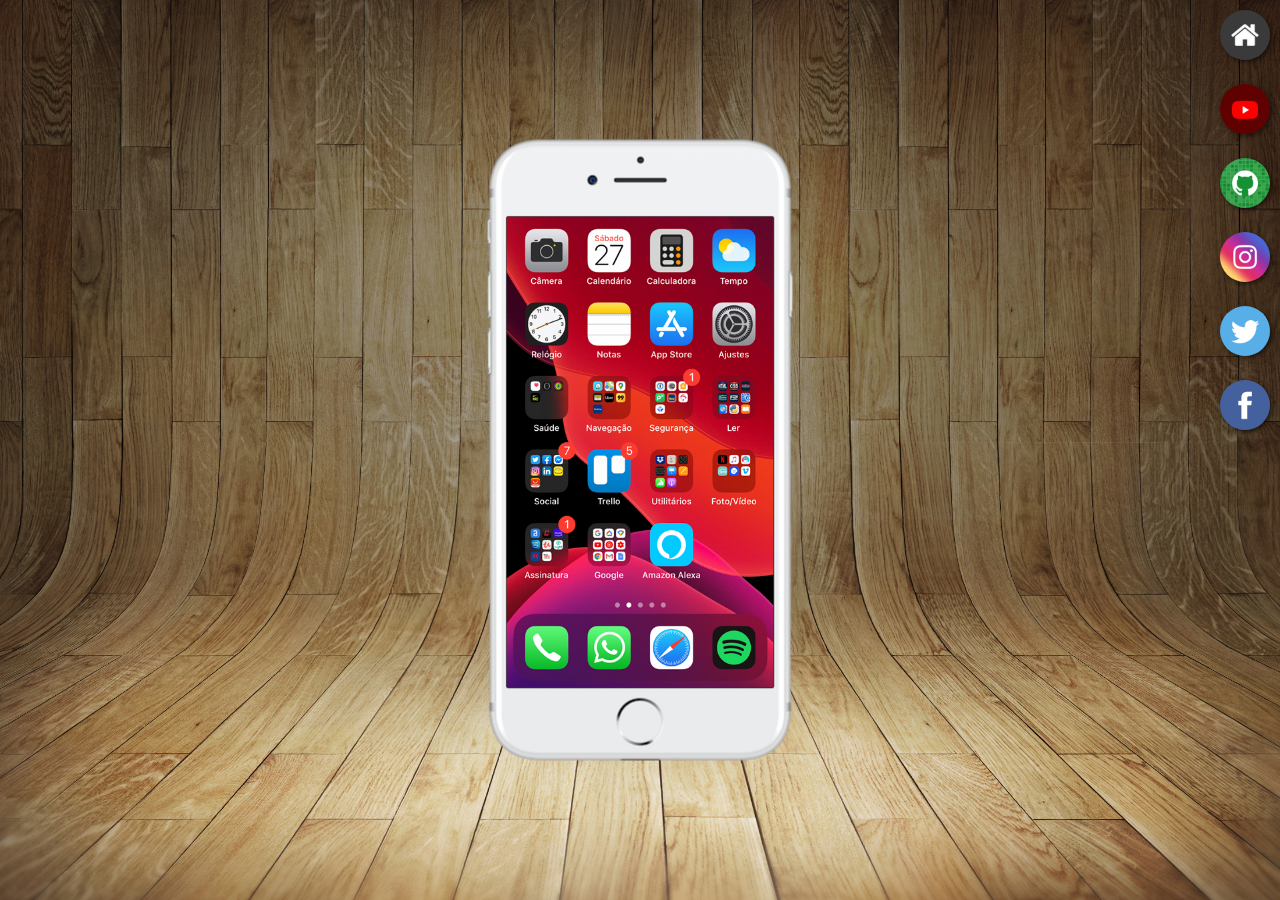
<file: index.html>
<!DOCTYPE html>
<html lang="pt-br">
<head>
    <meta charset="UTF-8">
    <meta name="viewport" content="width=device-width, initial-scale=1.0">
    <link rel="shortcut icon" href="favicon.ico" type="image/x-icon">
        <link rel="stylesheet" href="estilos/style.css">
    
    <title>Projeto Redes Socias</title>
</head>
<body>

    <main>
        <SECtion id="telefone">
            <iframe src="home.html" name="tela" id="tela" frameborder="0">
               Seu Navegador não é compatível com isso! 
            </iframe>
        </SECtion>
        <section id="redes-sociais">
            <a href="home.html" target="tela"><img src="imagens/logo-home.jpg" alt="Home"></a><br>
            <a href="youtube.html" target="tela"><img src="imagens/logo-youtube.jpg" alt="Youtube"></a><br>
            <a href="github.html" target="tela"><img src="imagens/logo-github.jpg" alt="Github"></a><br>
            <a href="instagram.html" target="tela"><img src="imagens/logo-instagram.jpg" alt="Instagram"></a><br>
            <a href="twitter.html" target="tela"><img src="imagens/logo-twitter.jpg" alt="Twitter"></a><br>
            <a href="facebook.html" target="tela"><img src="imagens/logo-facebook.jpg" alt="Facebook"></a>
            
        </section>

    </main>

</body>
</html>
</file>
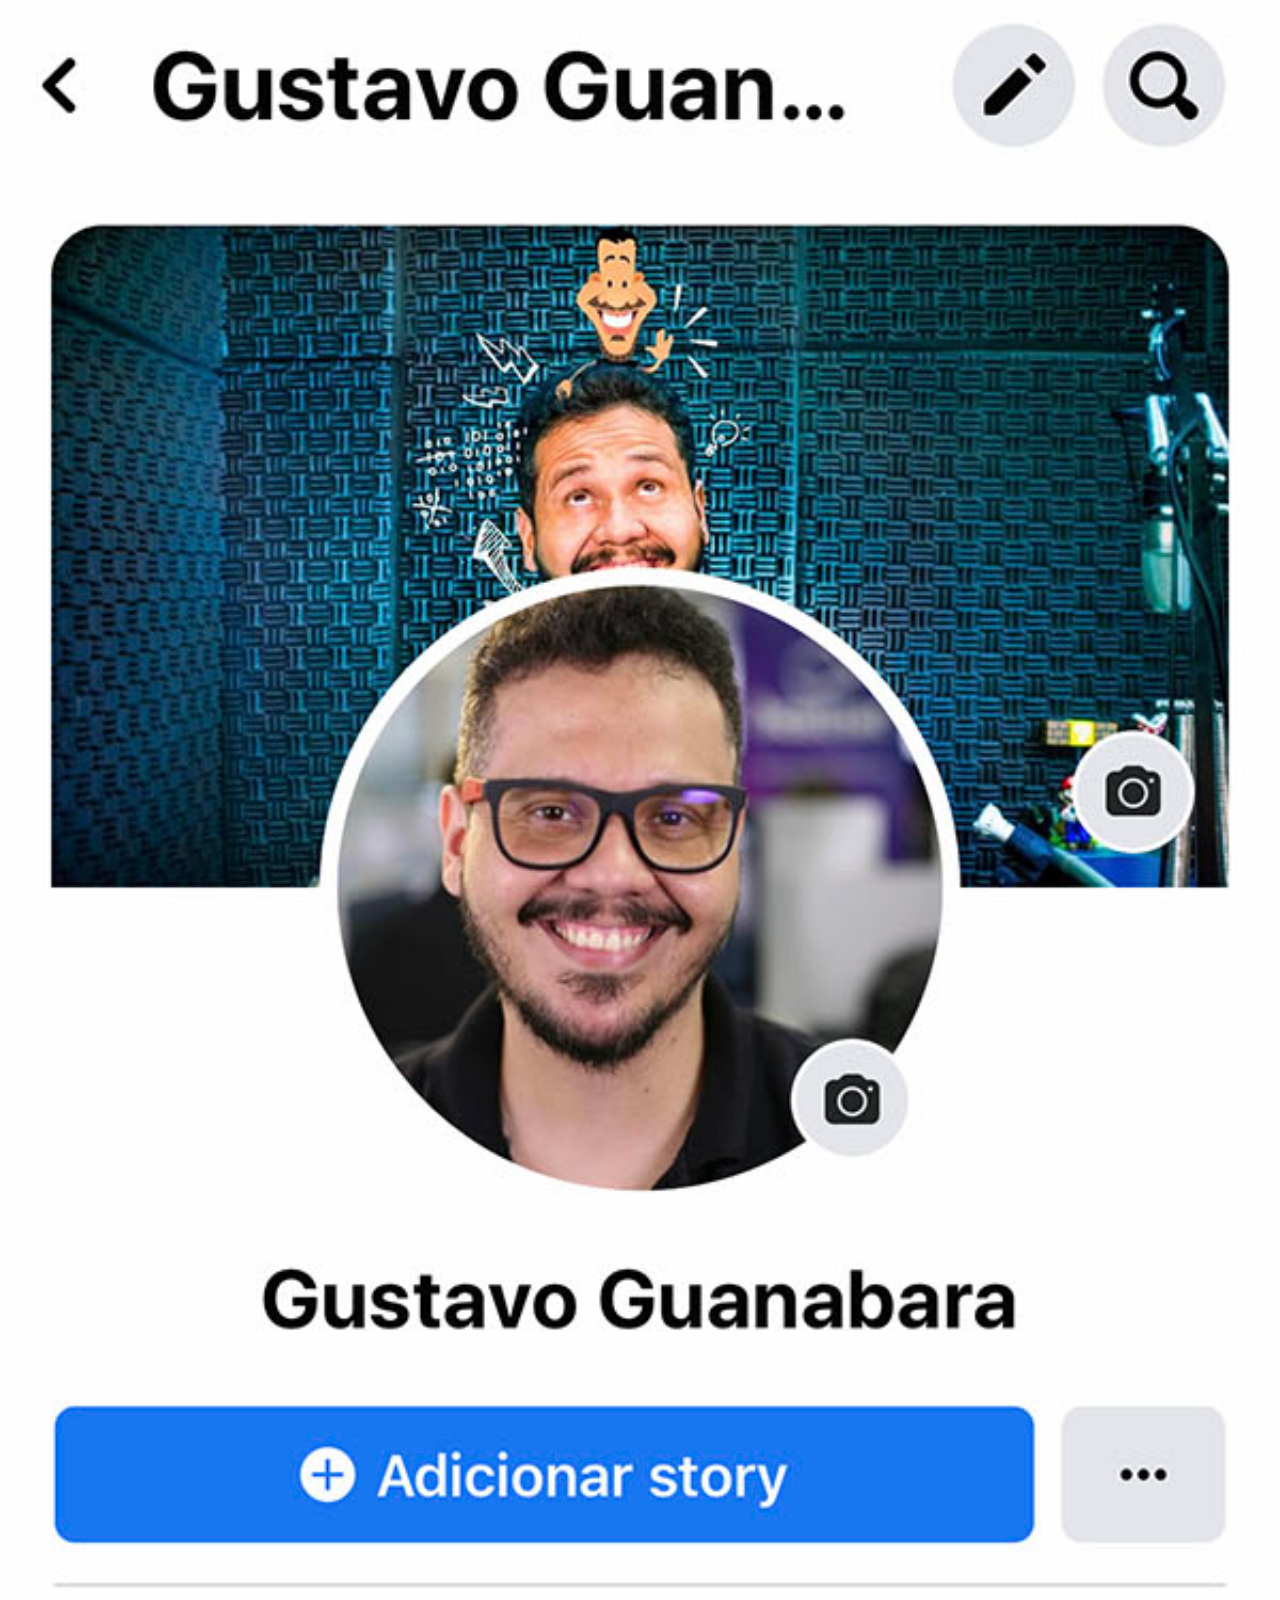
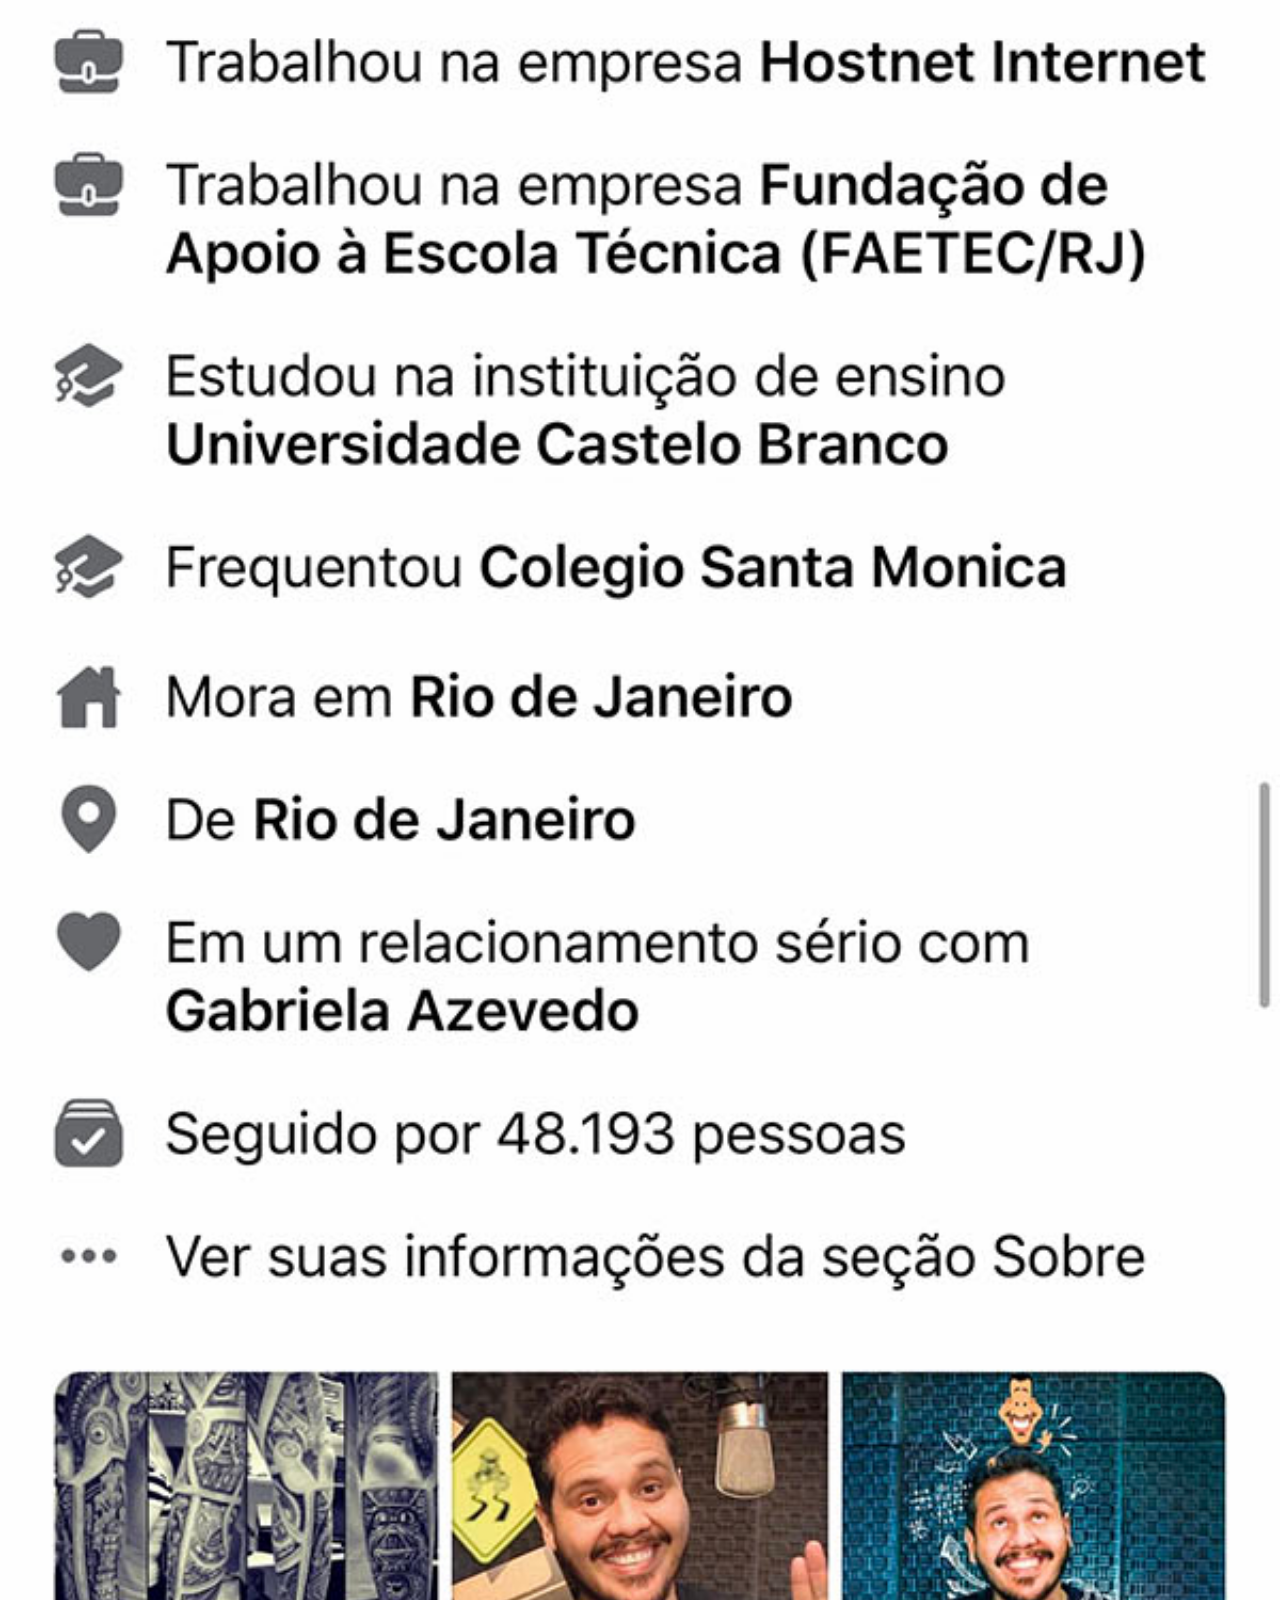
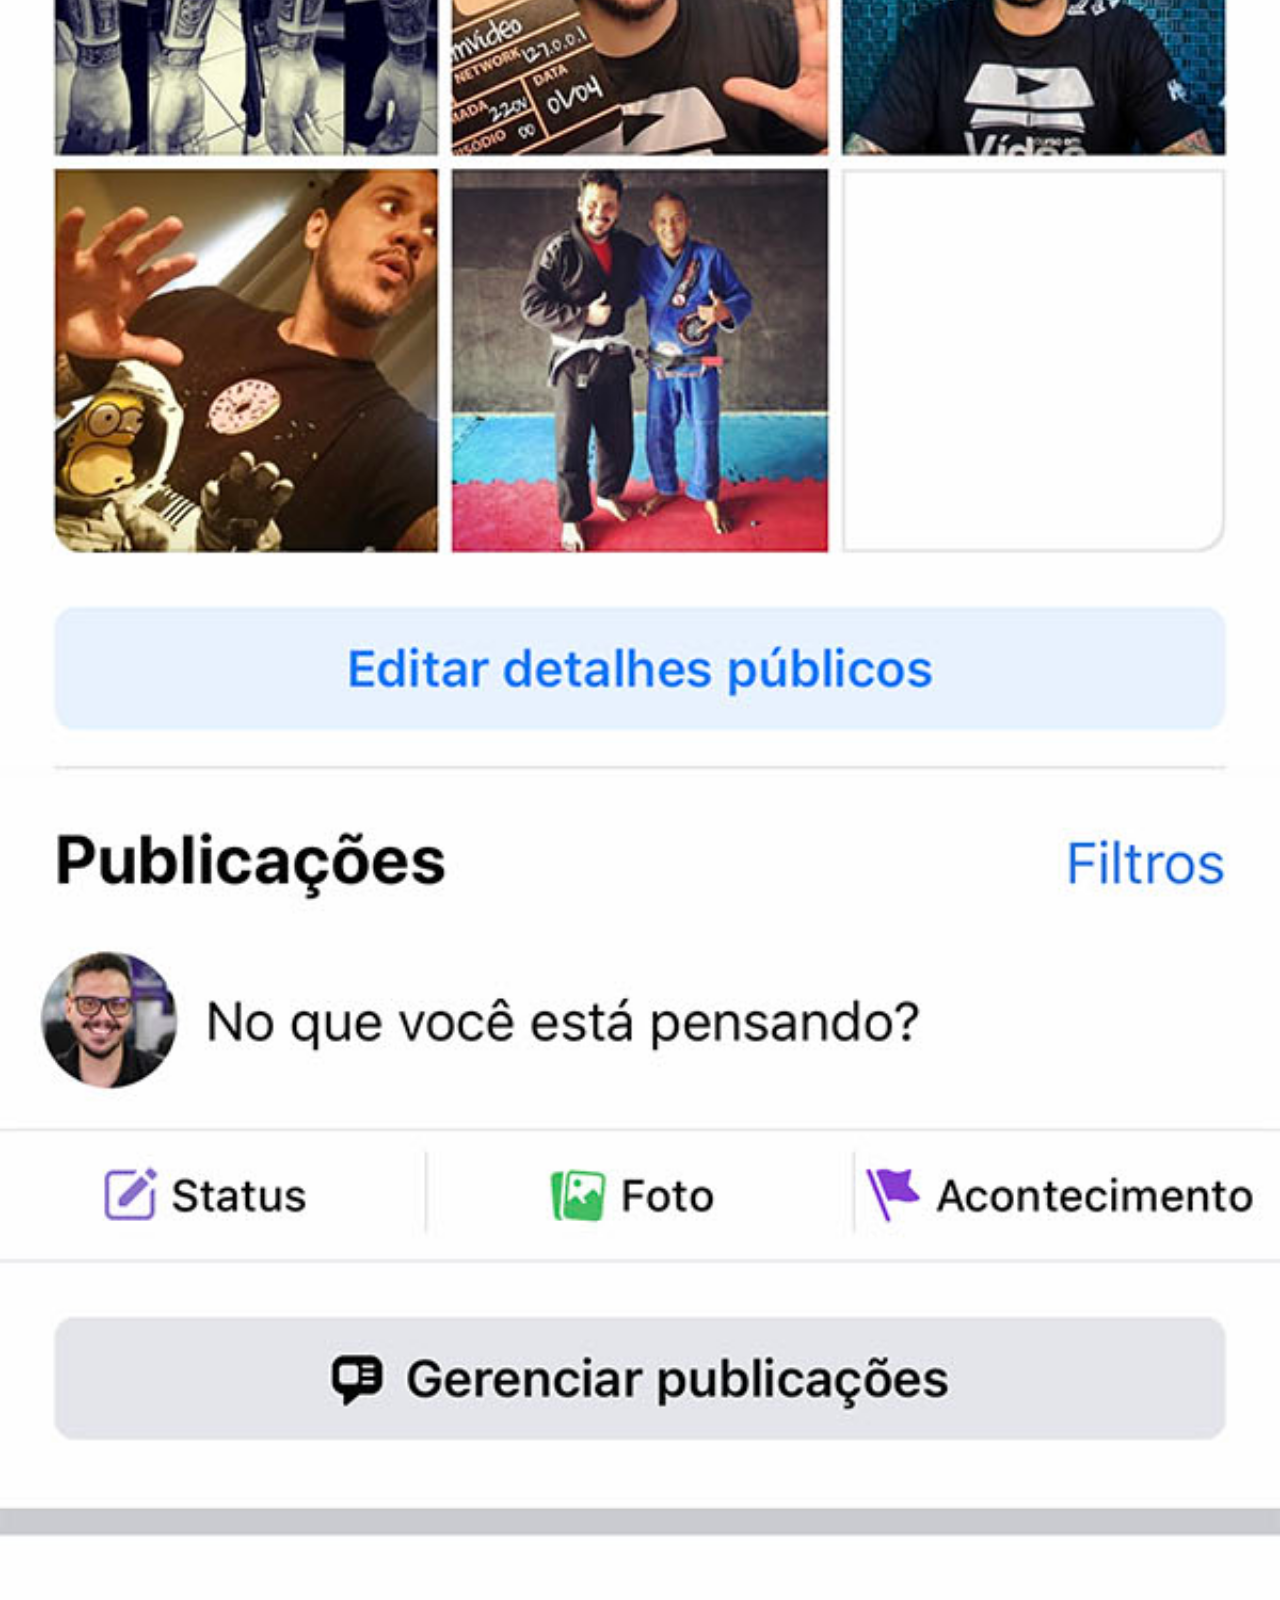
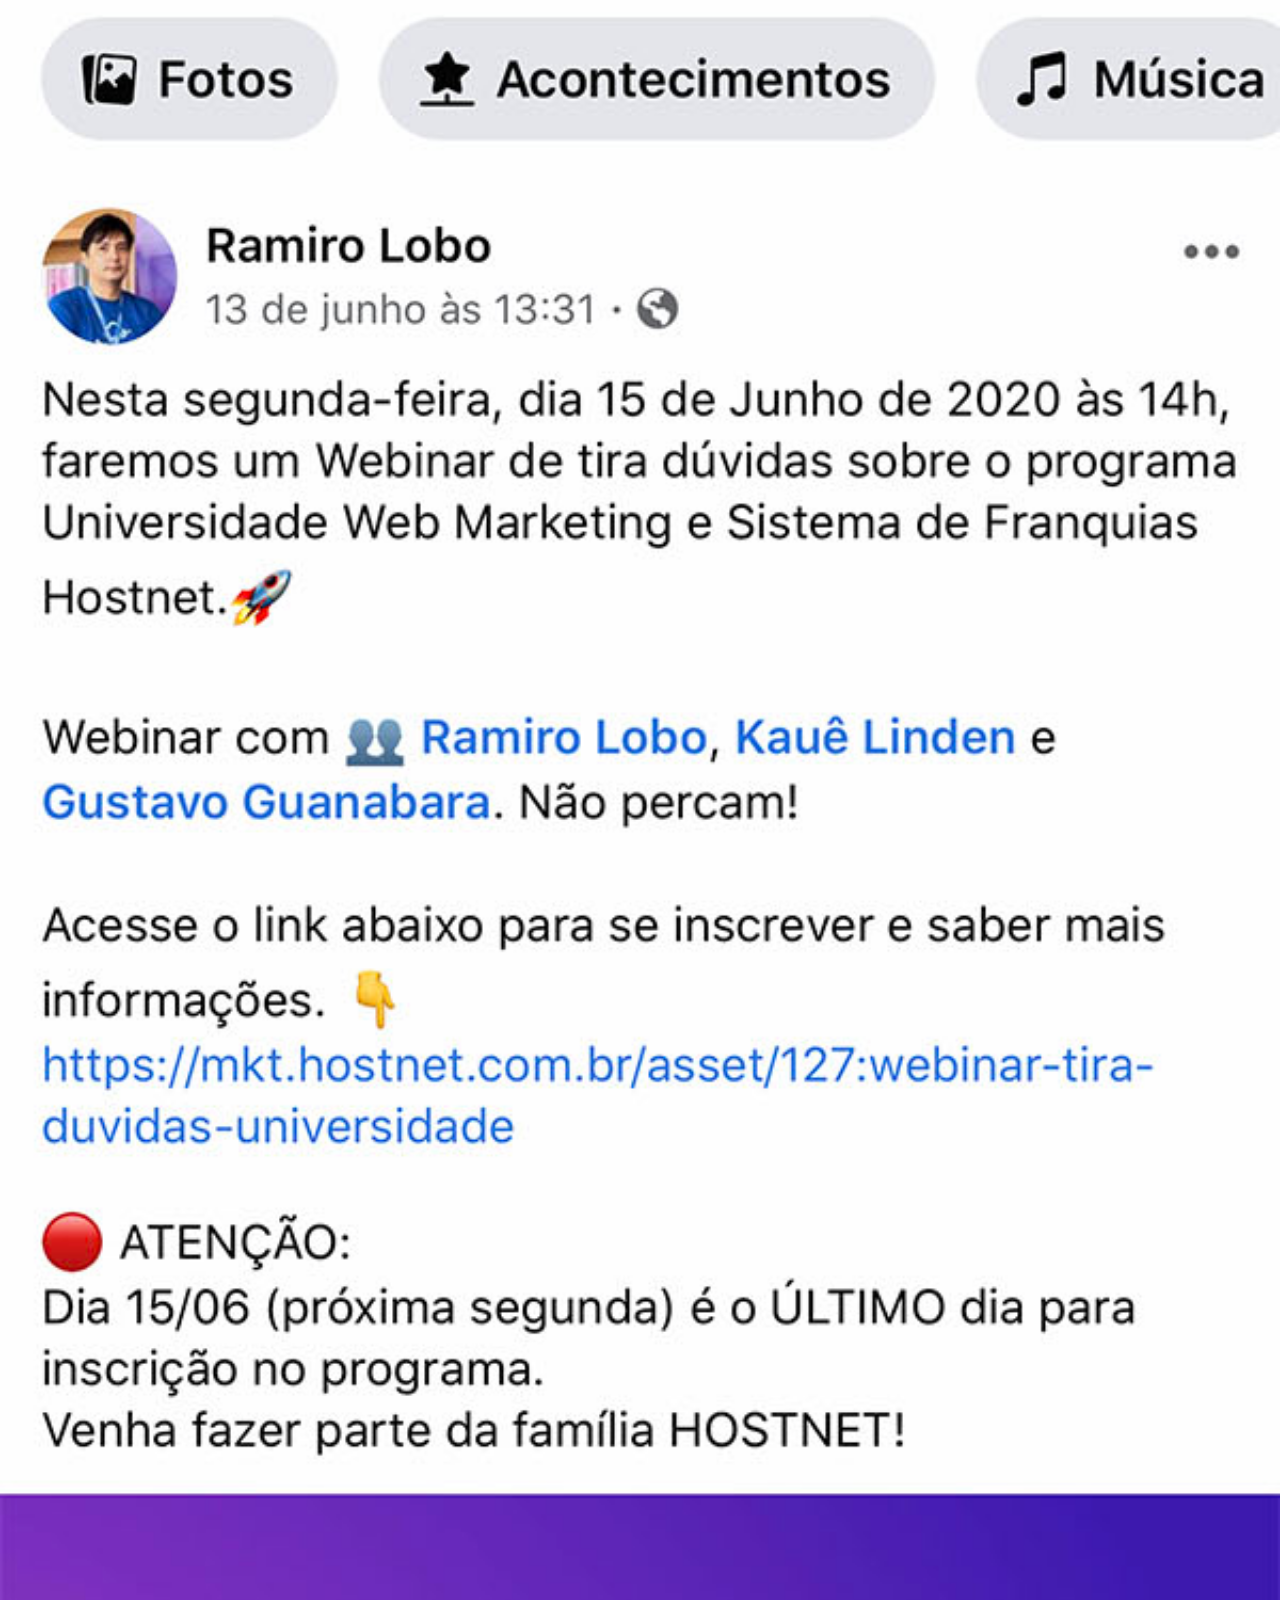
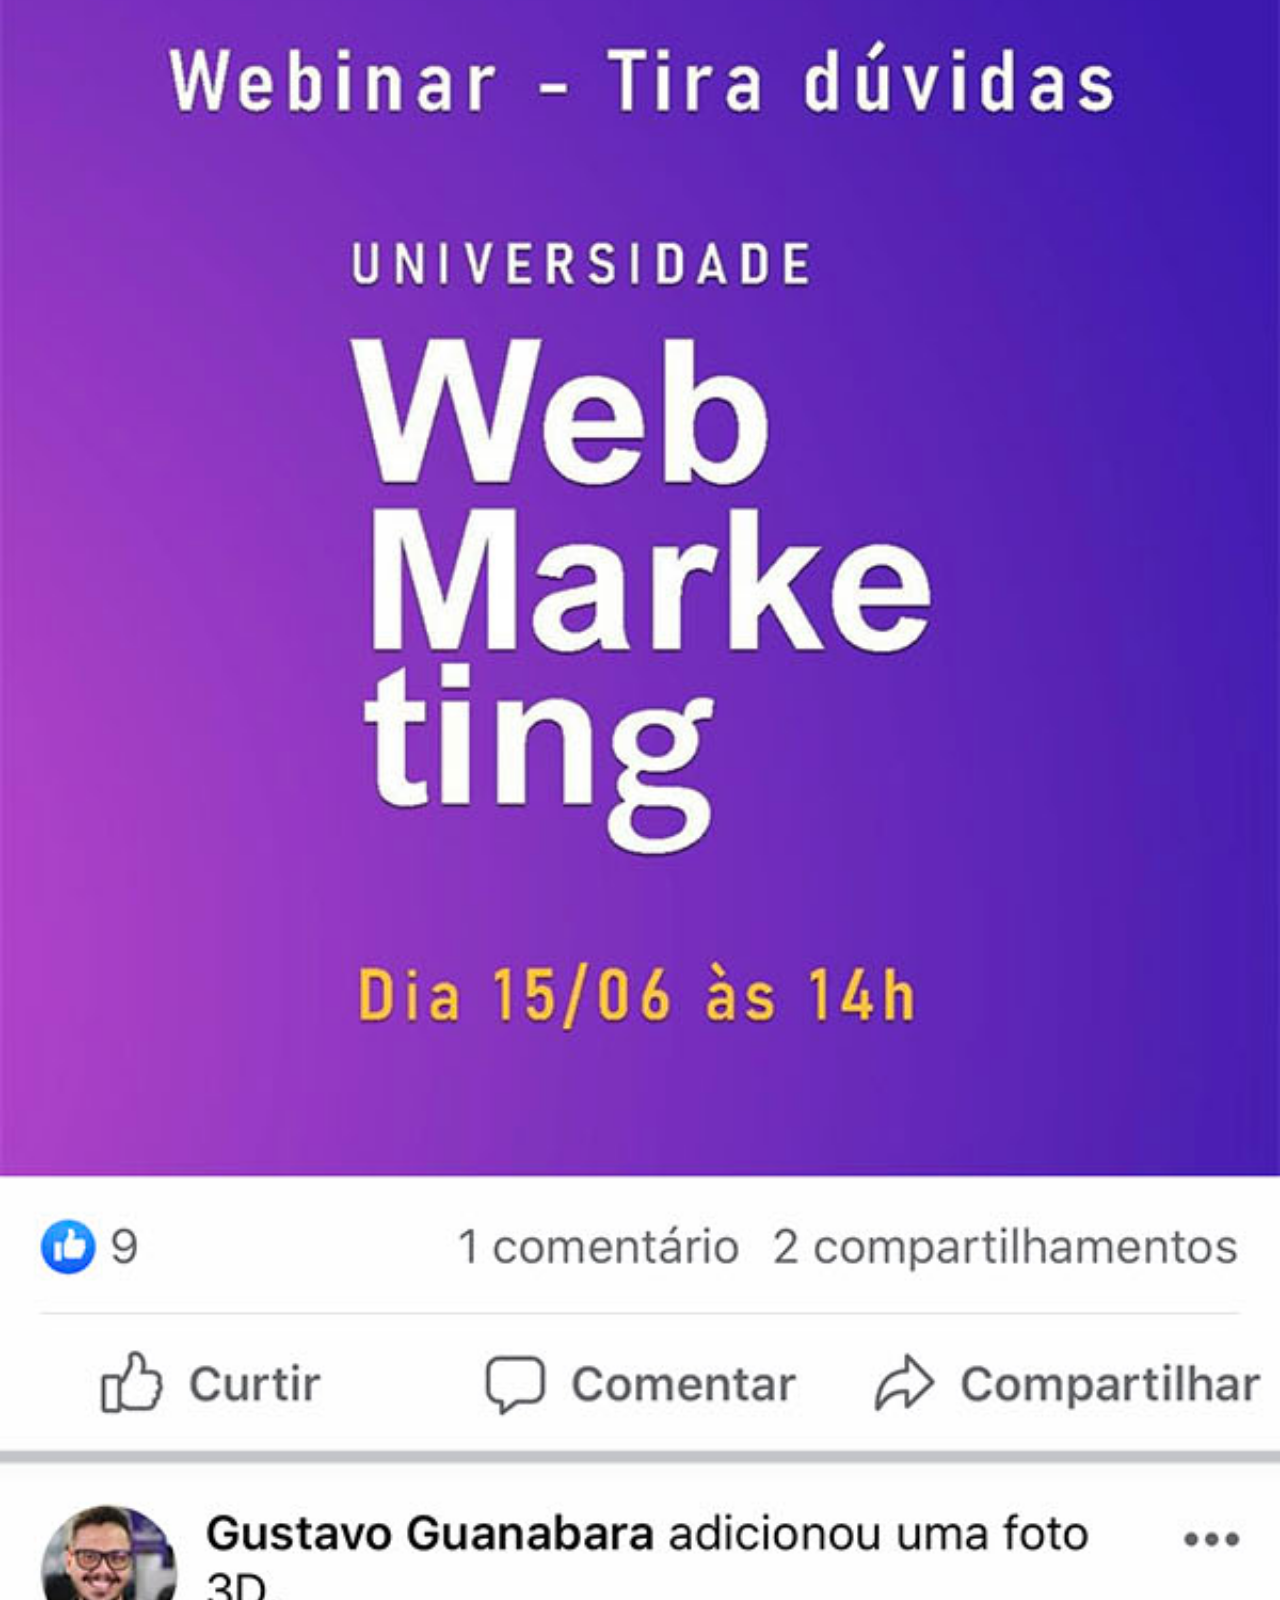
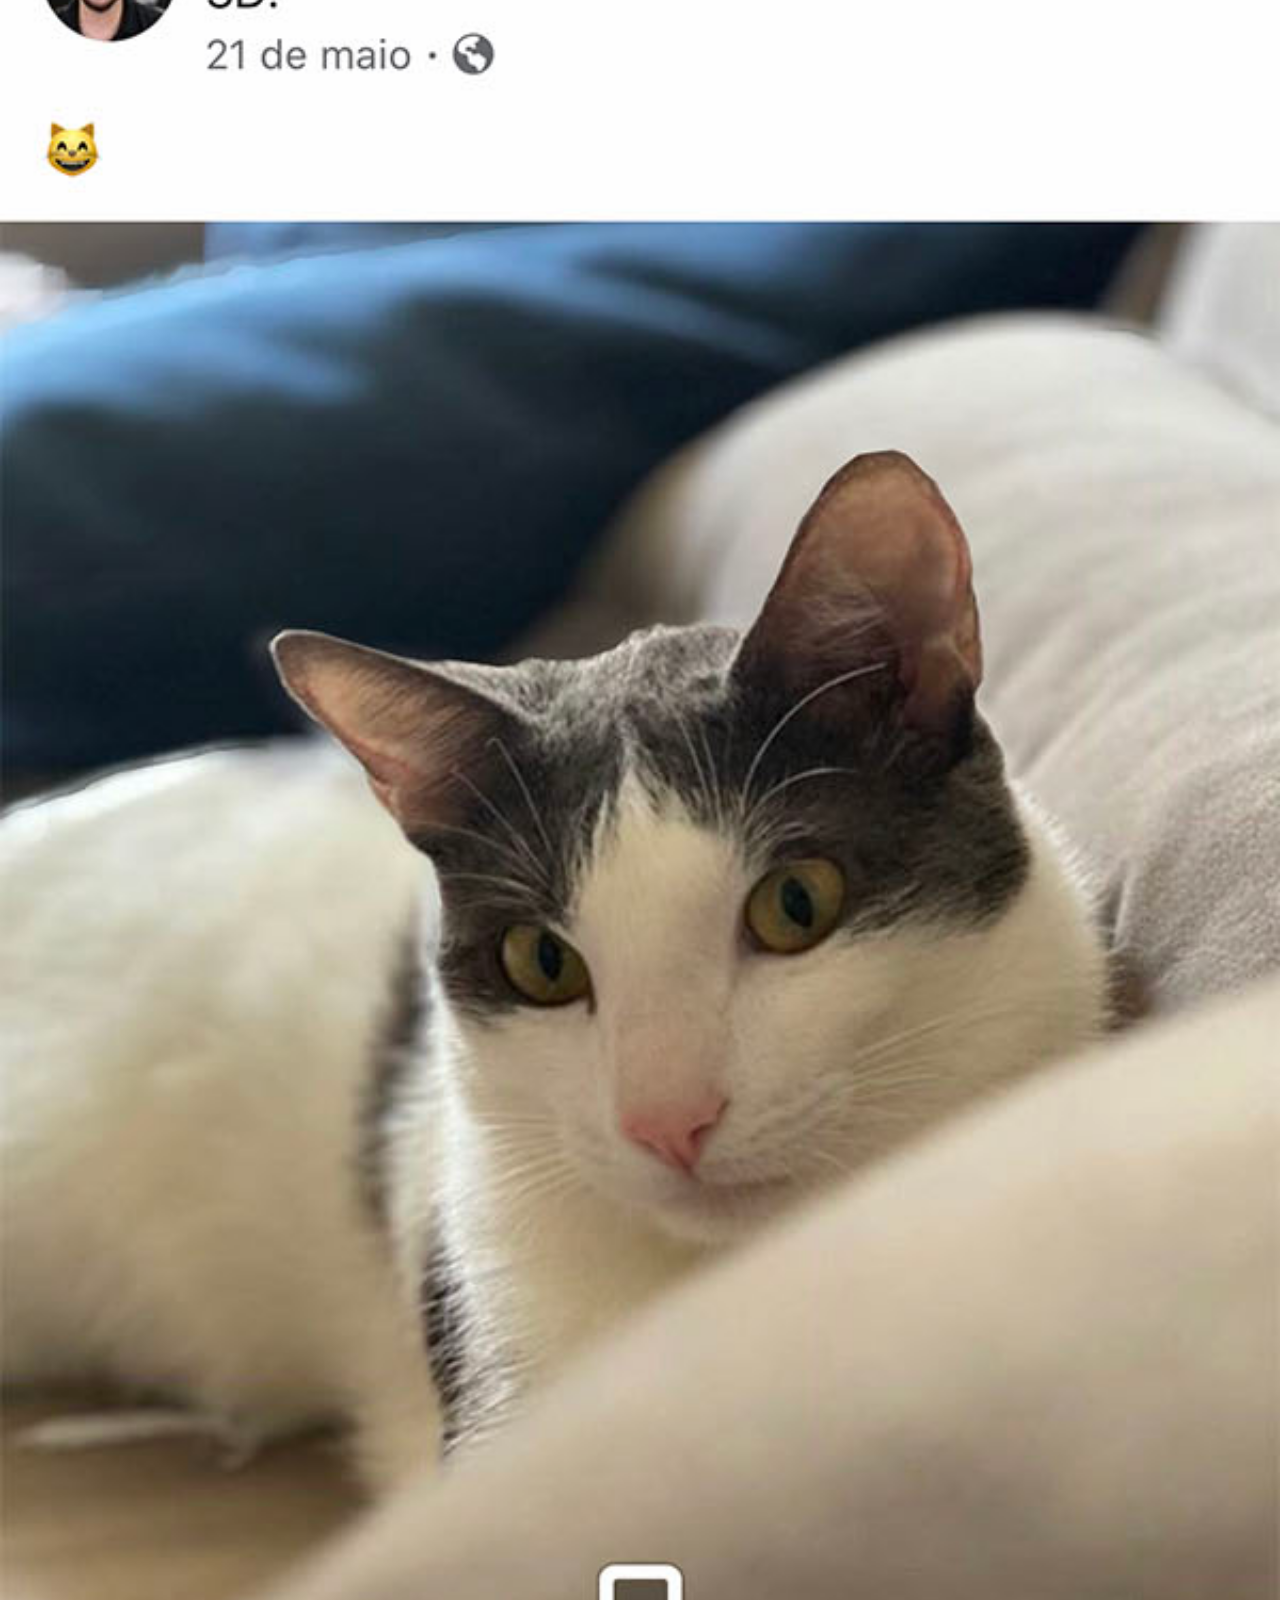
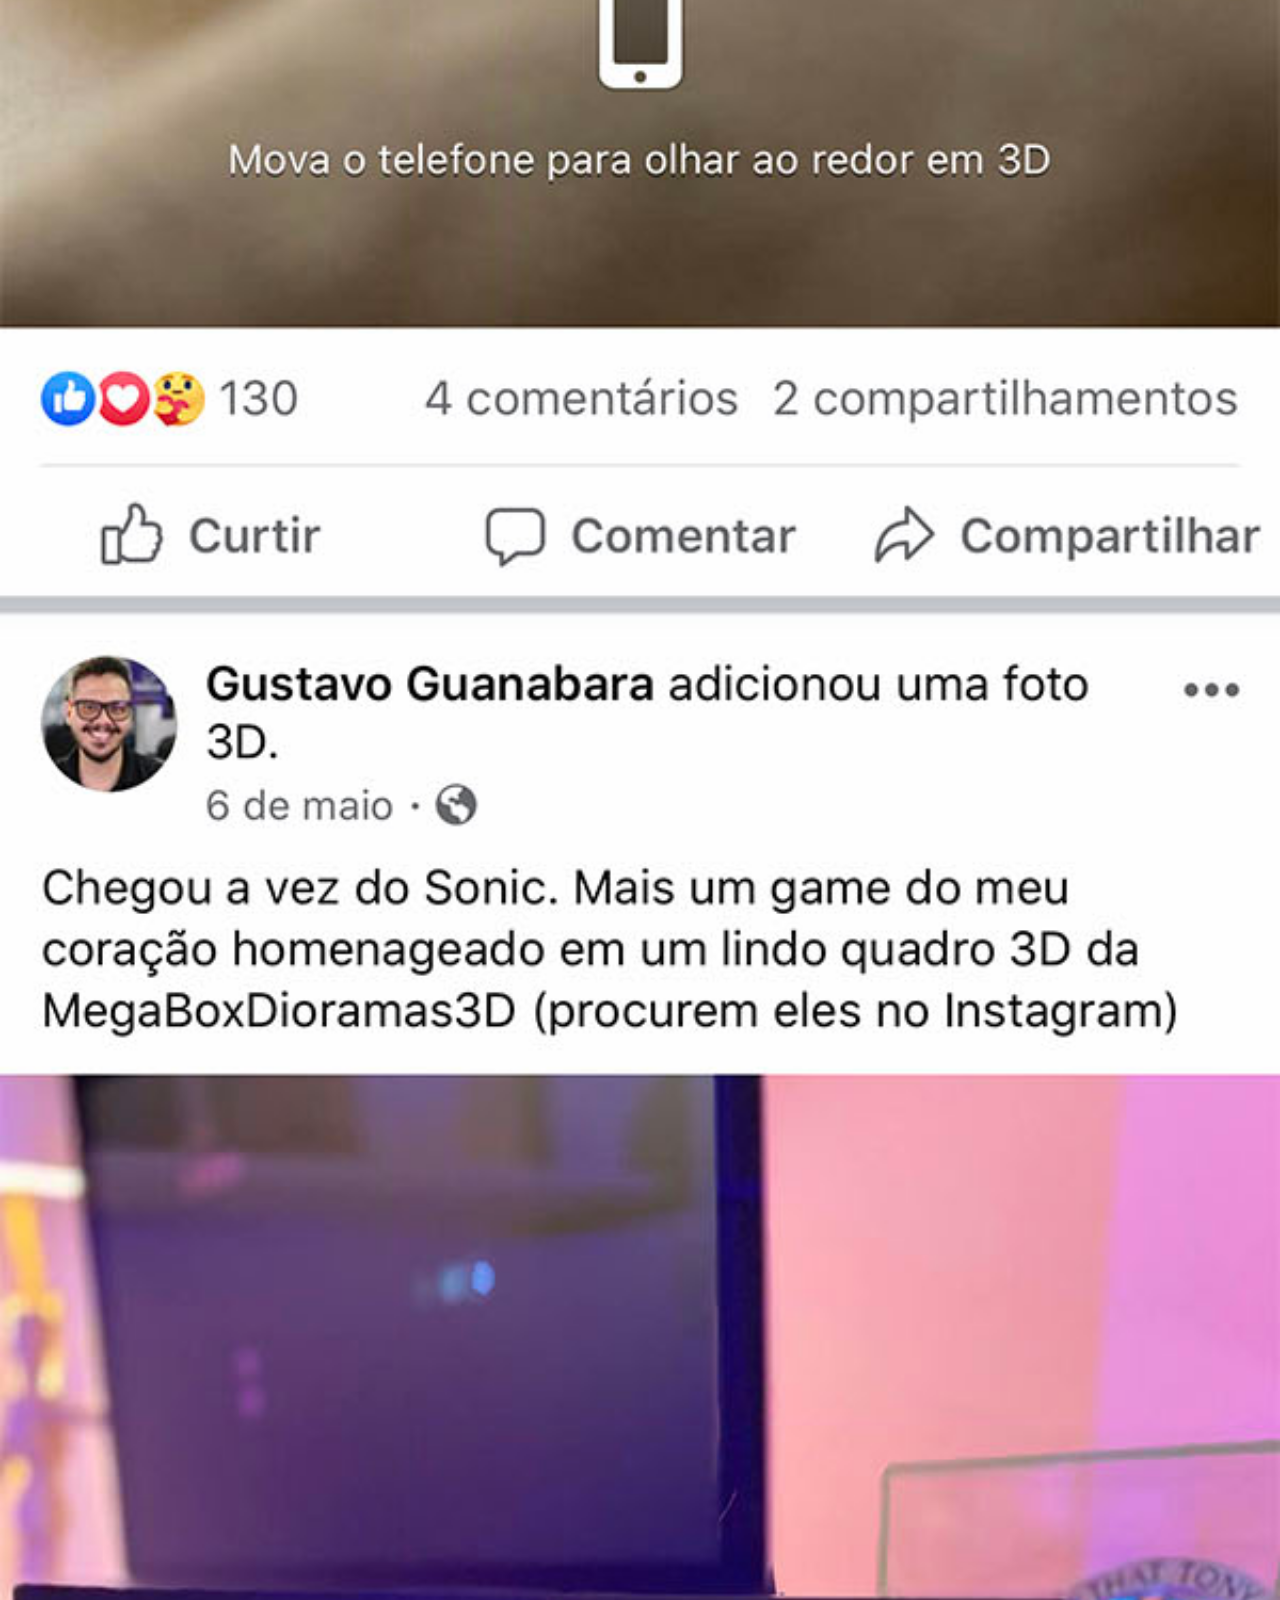
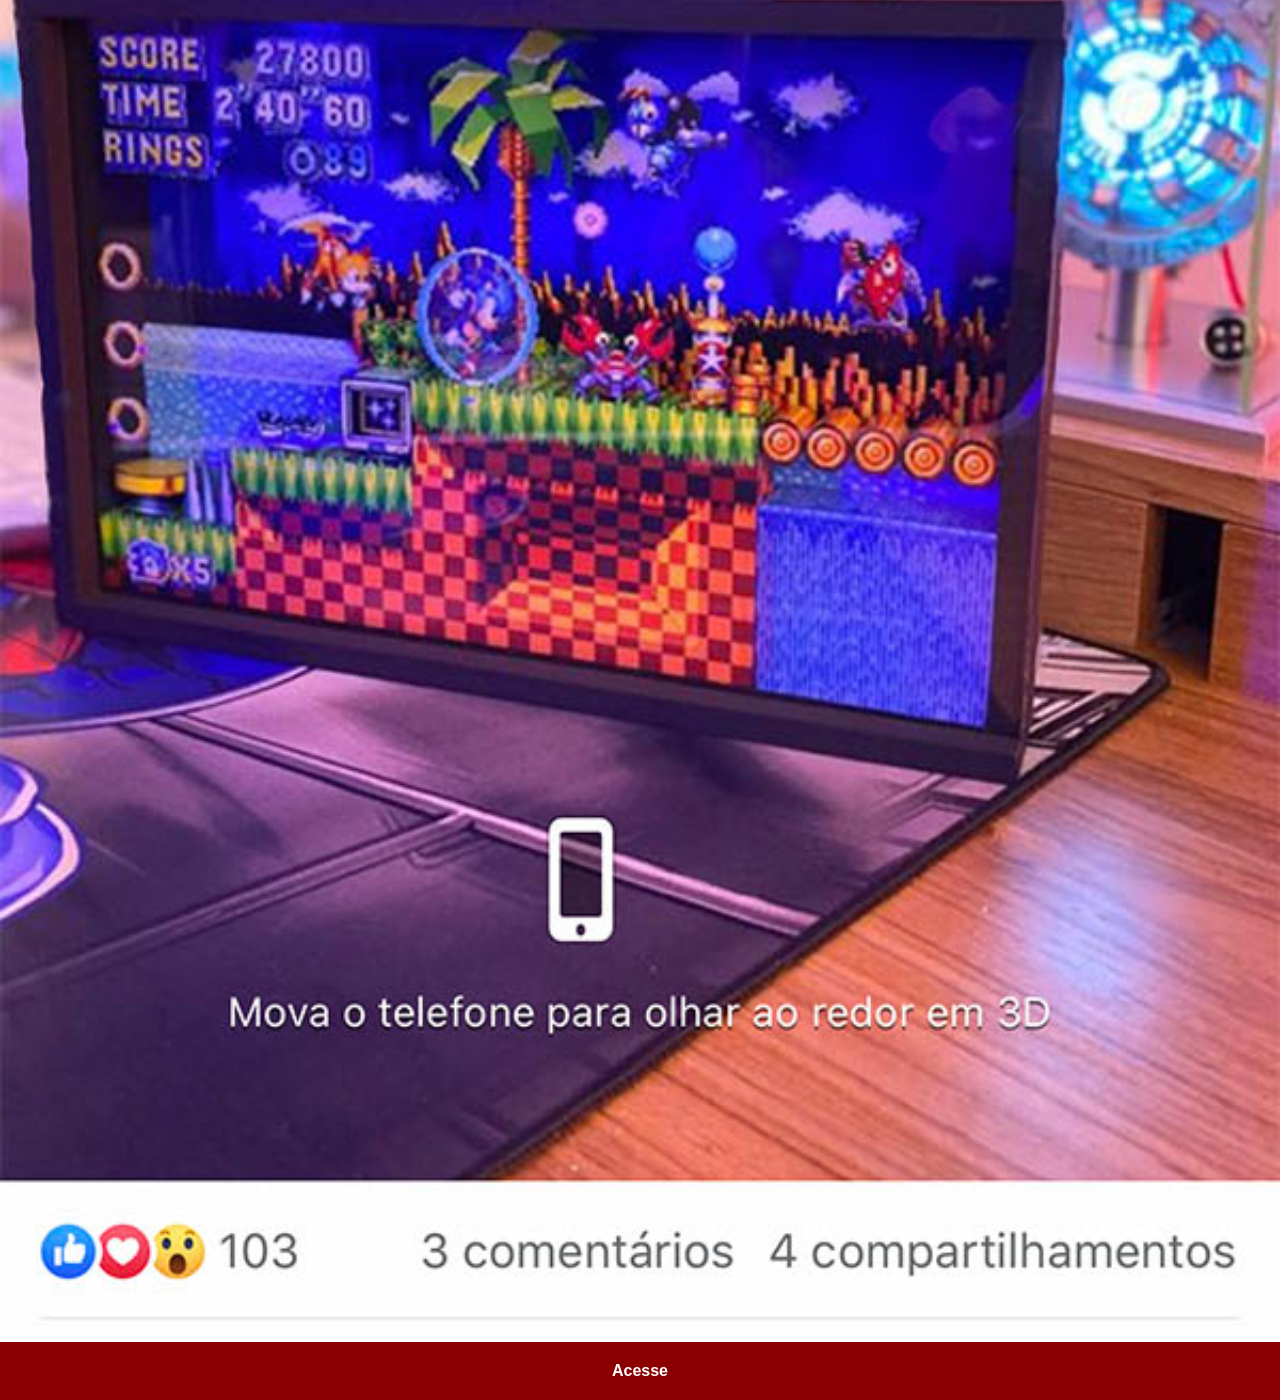
<file: facebook.html>
<!DOCTYPE html>
<html lang="pt-br">
<head>
    <meta charset="UTF-8">
    <meta name="viewport" content="width=device-width, initial-scale=1.0">
    <title>Youtube</title>
    <link rel="stylesheet" href="estilos/social.css">
</head>
<body>
    <img src="imagens/tela-facebook.jpg" alt="Facebook">
    <a href="https://www.facebook.com/profile.php?id=61562574501315" target="_blank">Acesse</a>
    
</body>
</html>
</file>
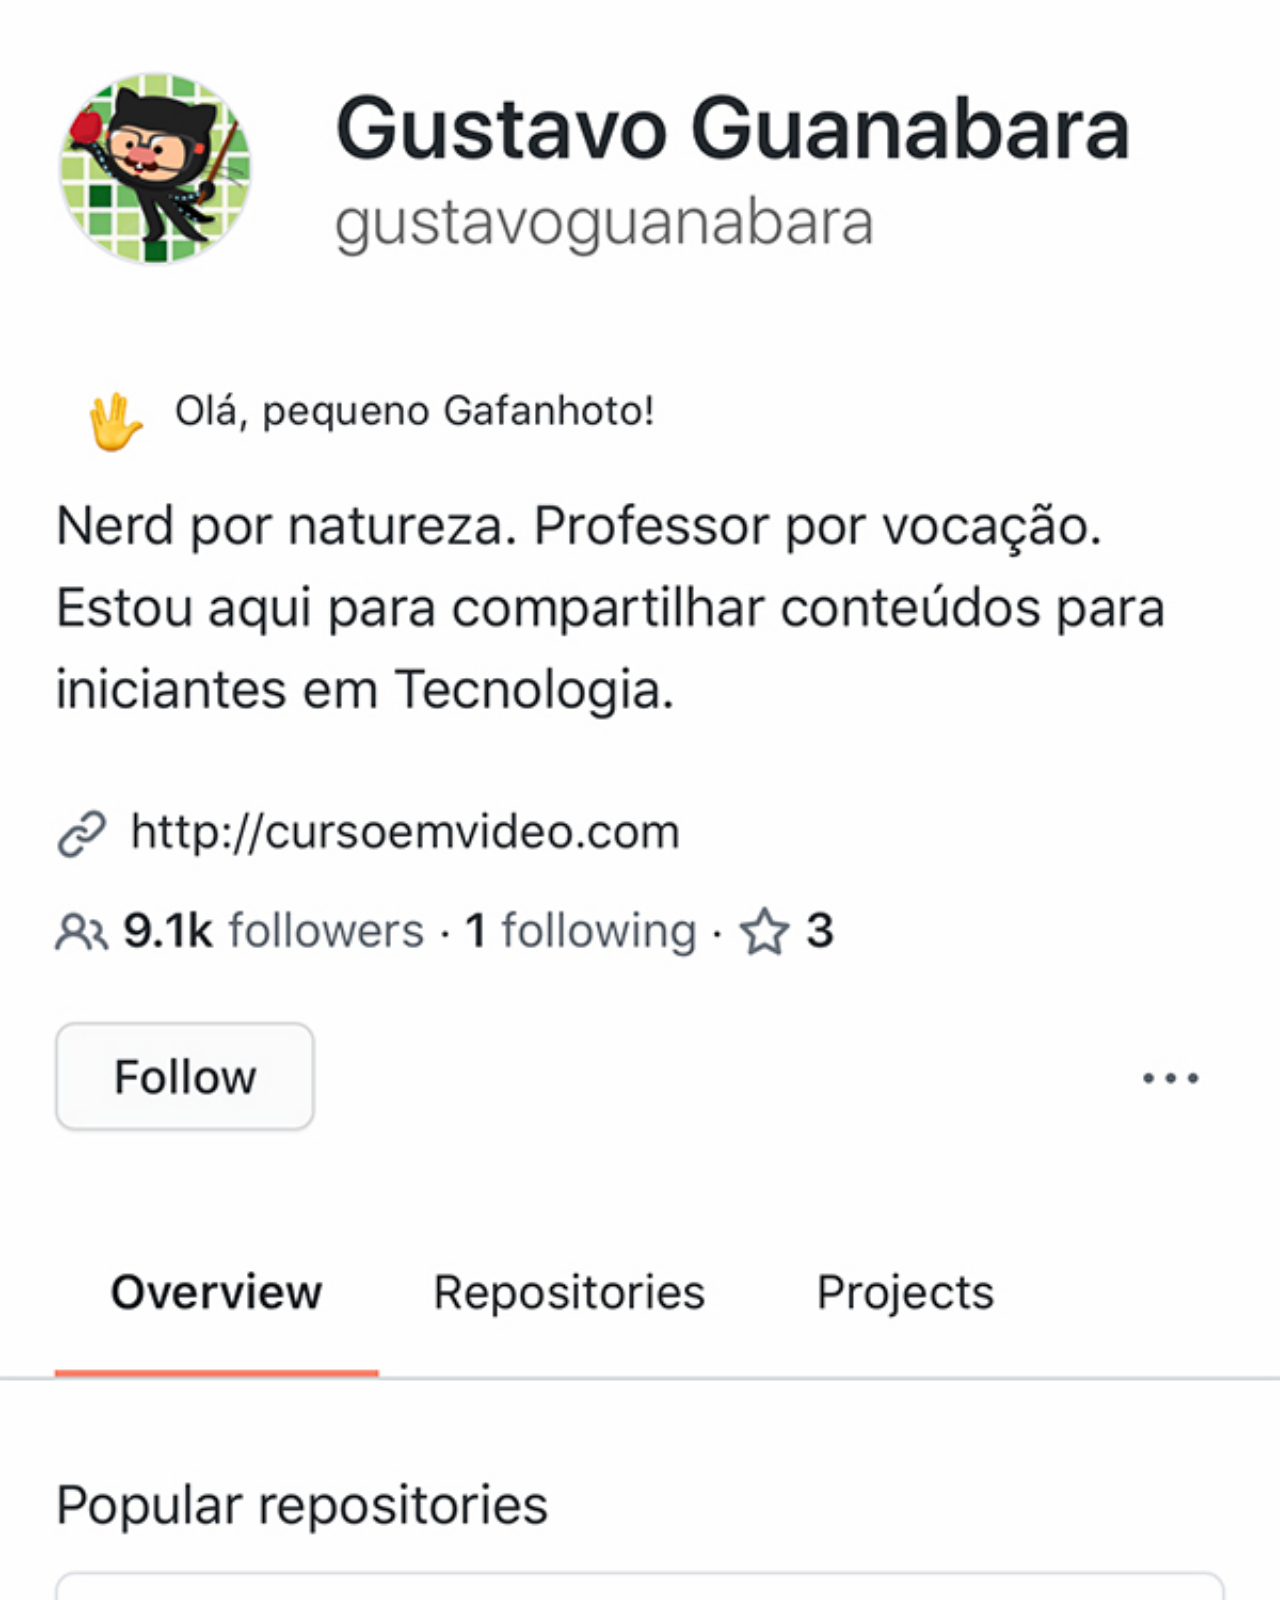
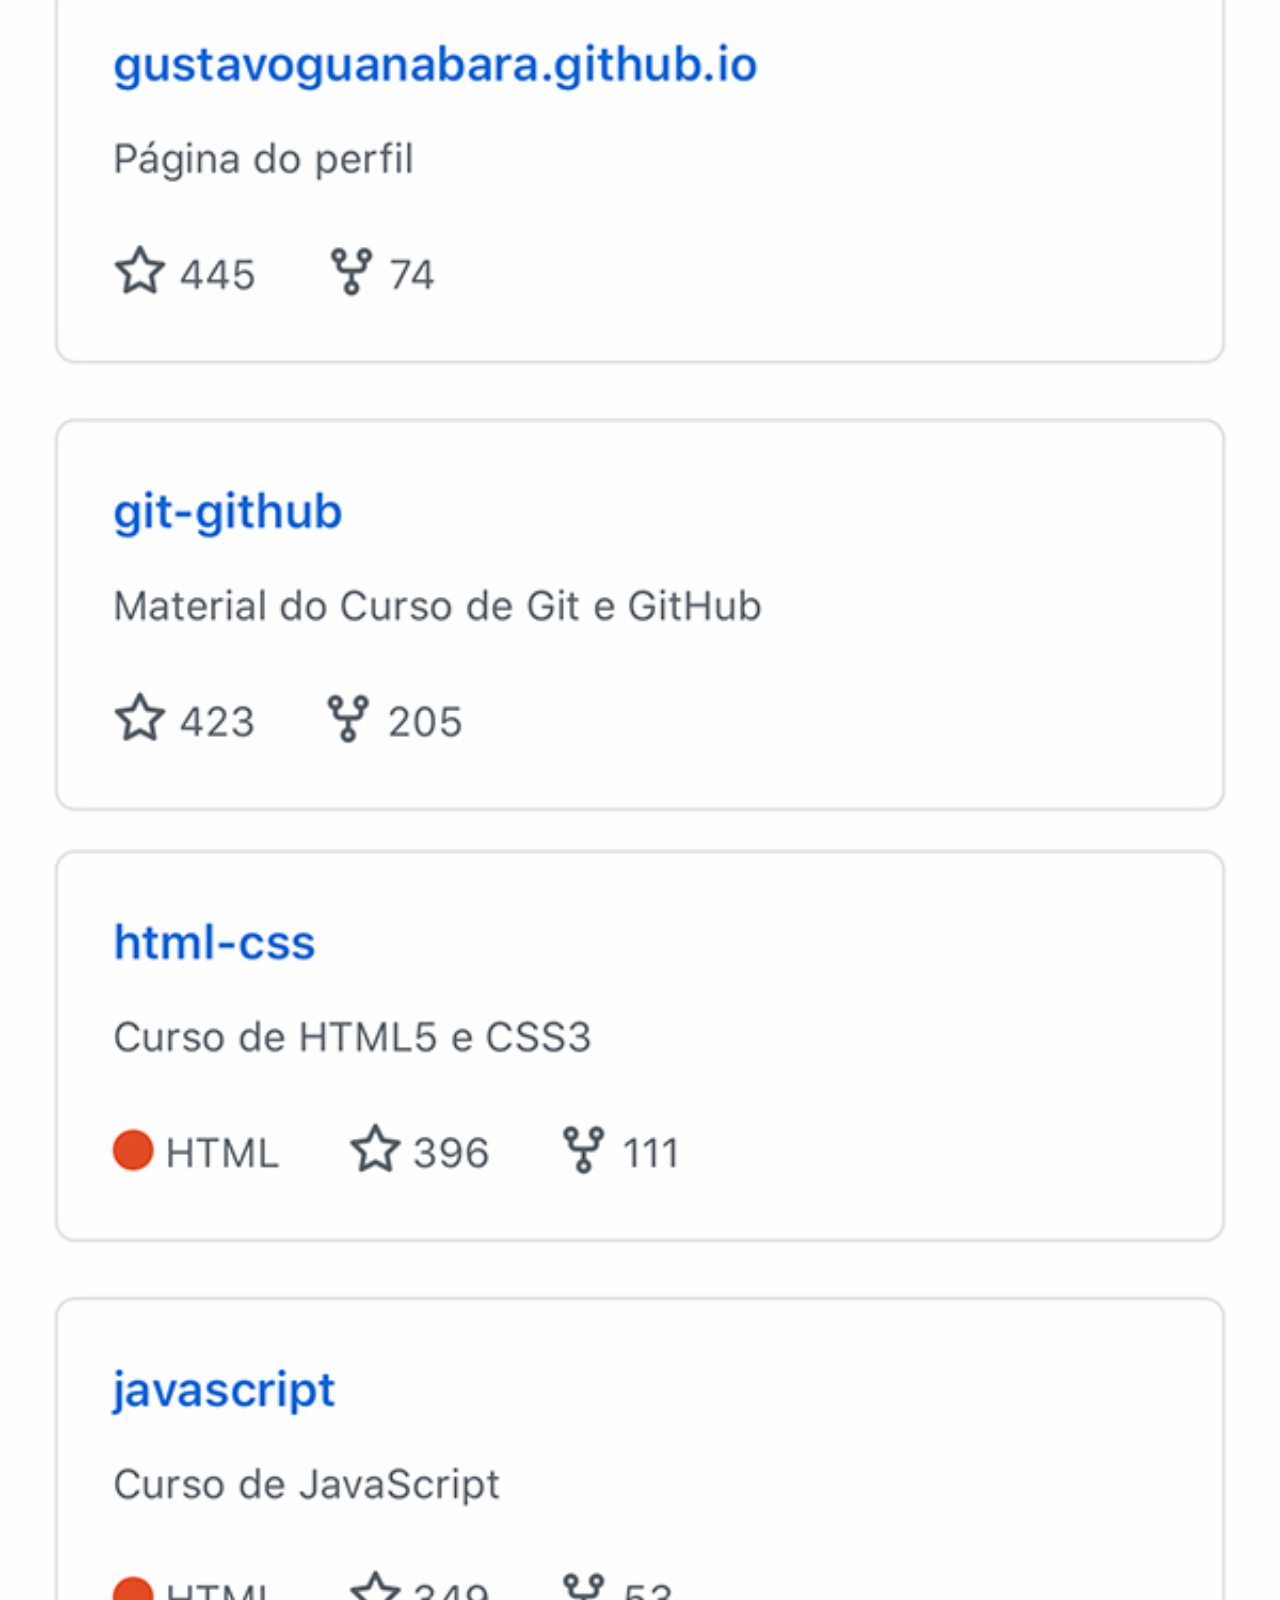
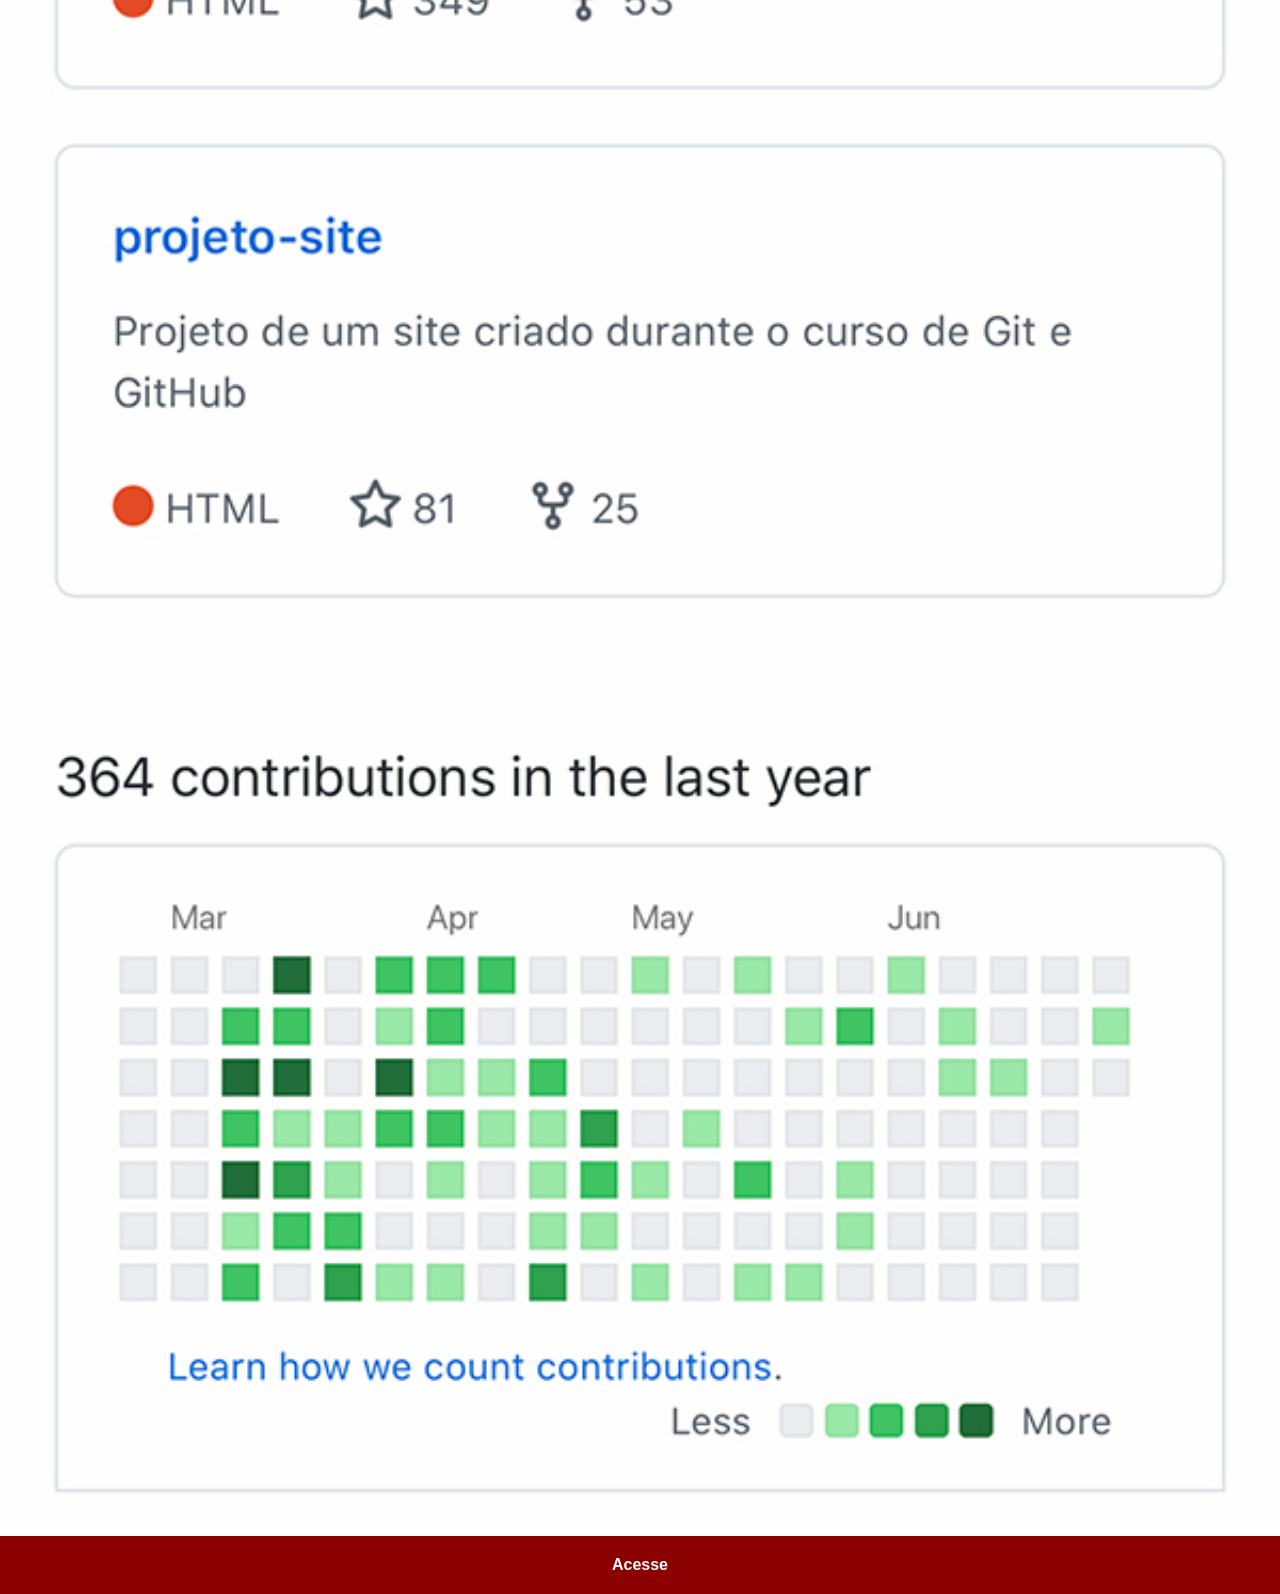
<file: github.html>
<!DOCTYPE html>
<html lang="pt-br">
<head>
    <meta charset="UTF-8">
    <meta name="viewport" content="width=device-width, initial-scale=1.0">
    <title>Github</title>
    <link rel="stylesheet" href="estilos/social.css">
</head>
<body>
    <img src="imagens/tela-github.jpg" alt="Github">
    <a href="https://github.com/gustavoguanabara" target="_blank">Acesse</a>
</body>
</html>
</file>
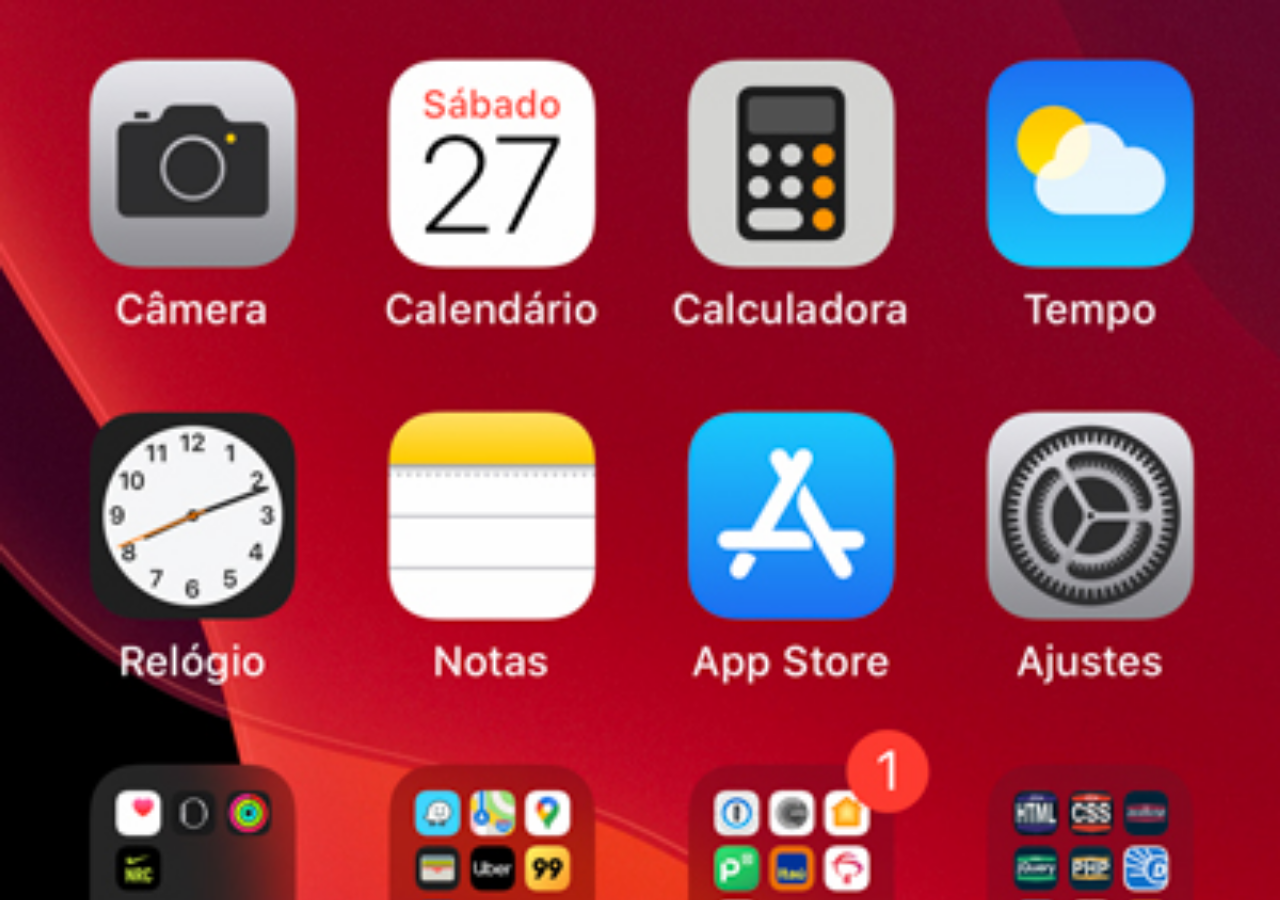
<file: home.html>
<!DOCTYPE html>
<html lang="pt-br">
<head>
    <meta charset="UTF-8">
    <meta name="viewport" content="width=device-width, initial-scale=1.0">
    <title>Home</title>
</head>

<style>
    * {
        margin: 0px;
        padding: 0px;
        
    }

    body {
        width: 100vw;
        height: 100vh;
        background: black url('imagens/tela-home.jpg') no-repeat top center;
        background-size: cover;
    }

</style>

<body>
    
</body>
</html>
</file>
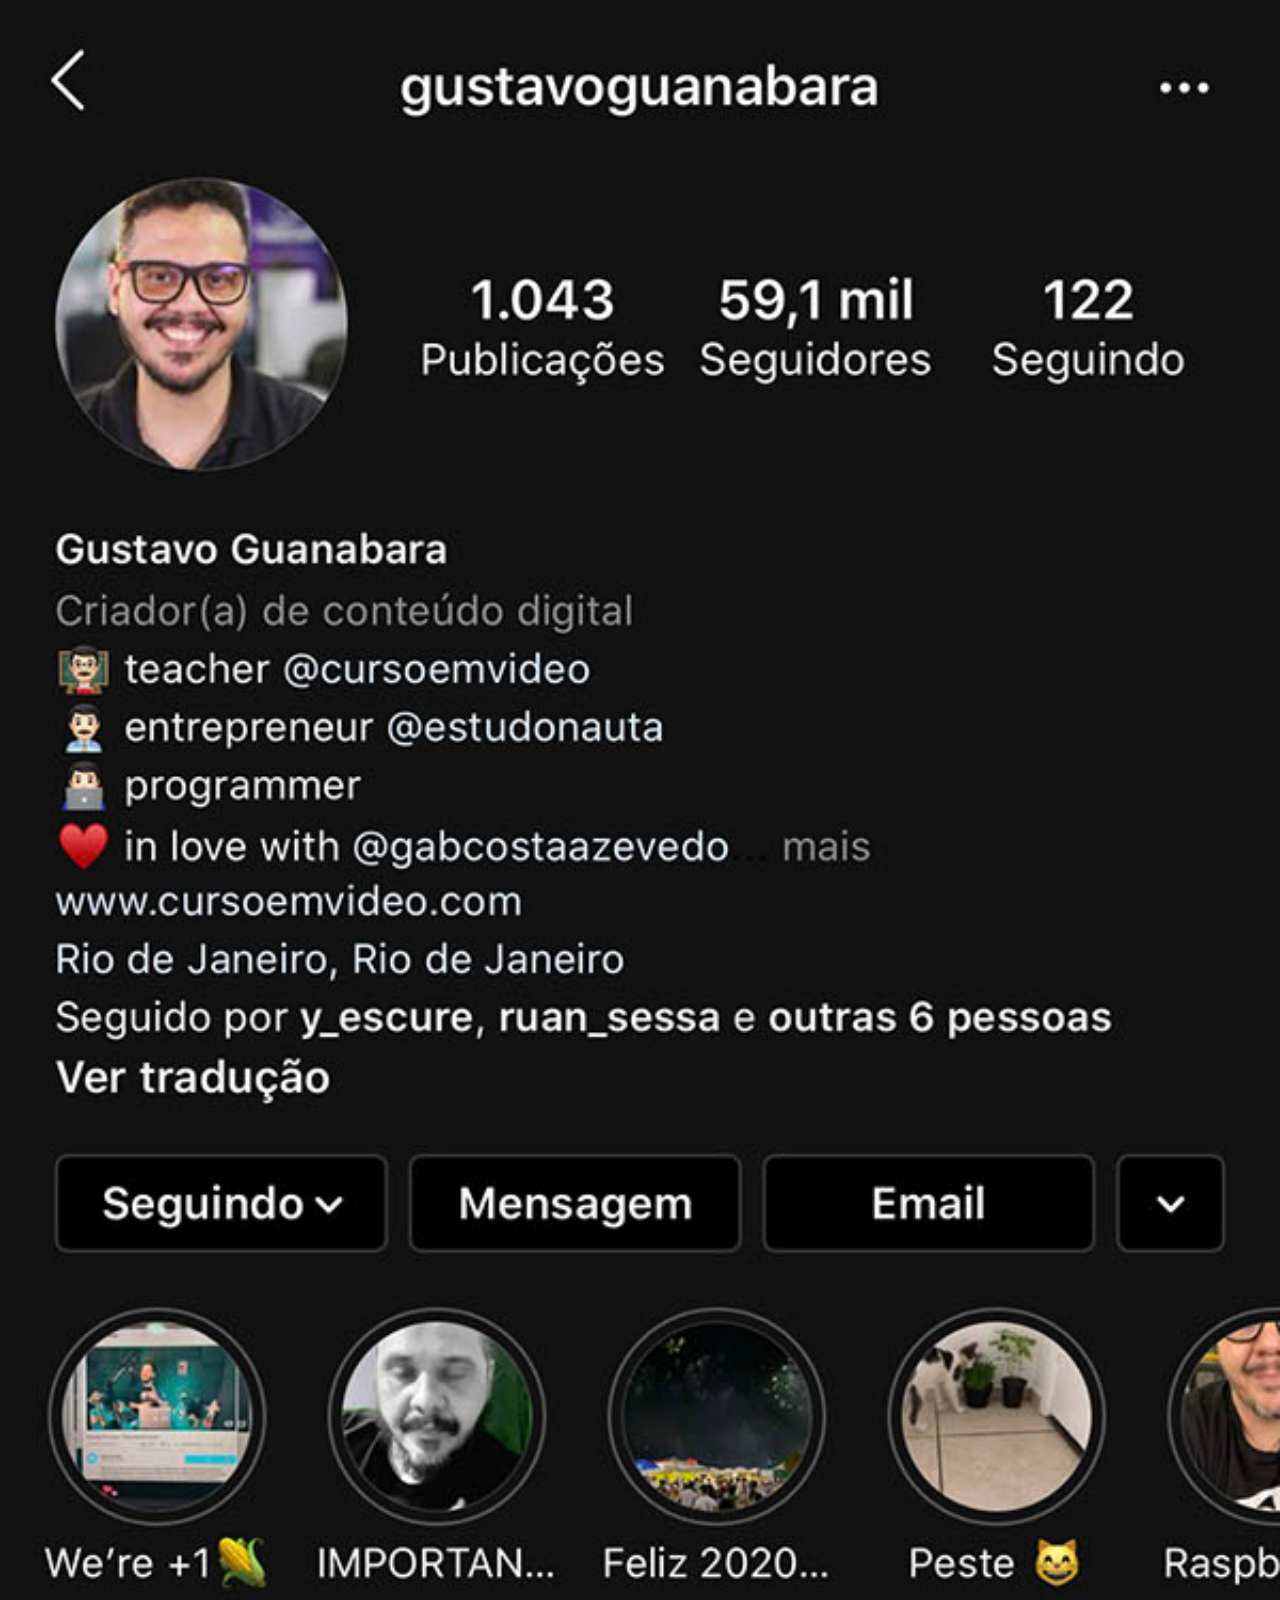
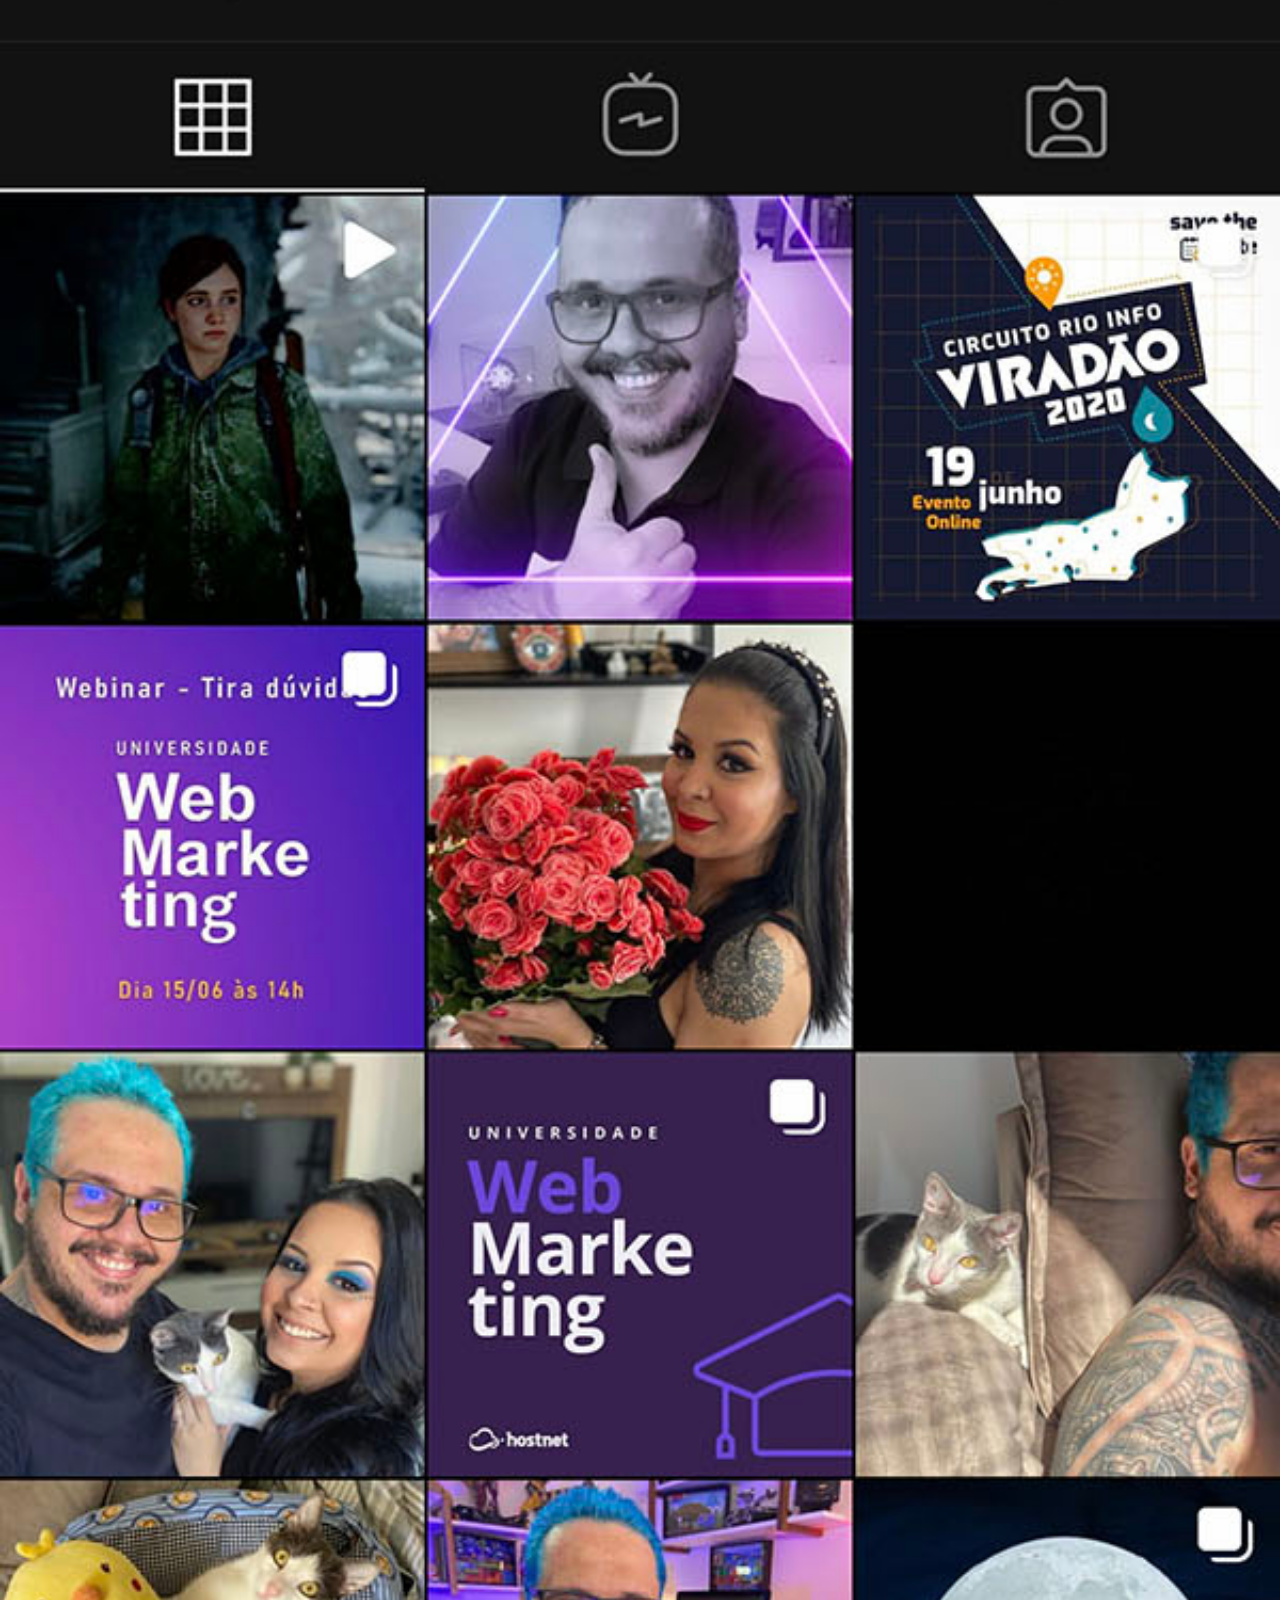
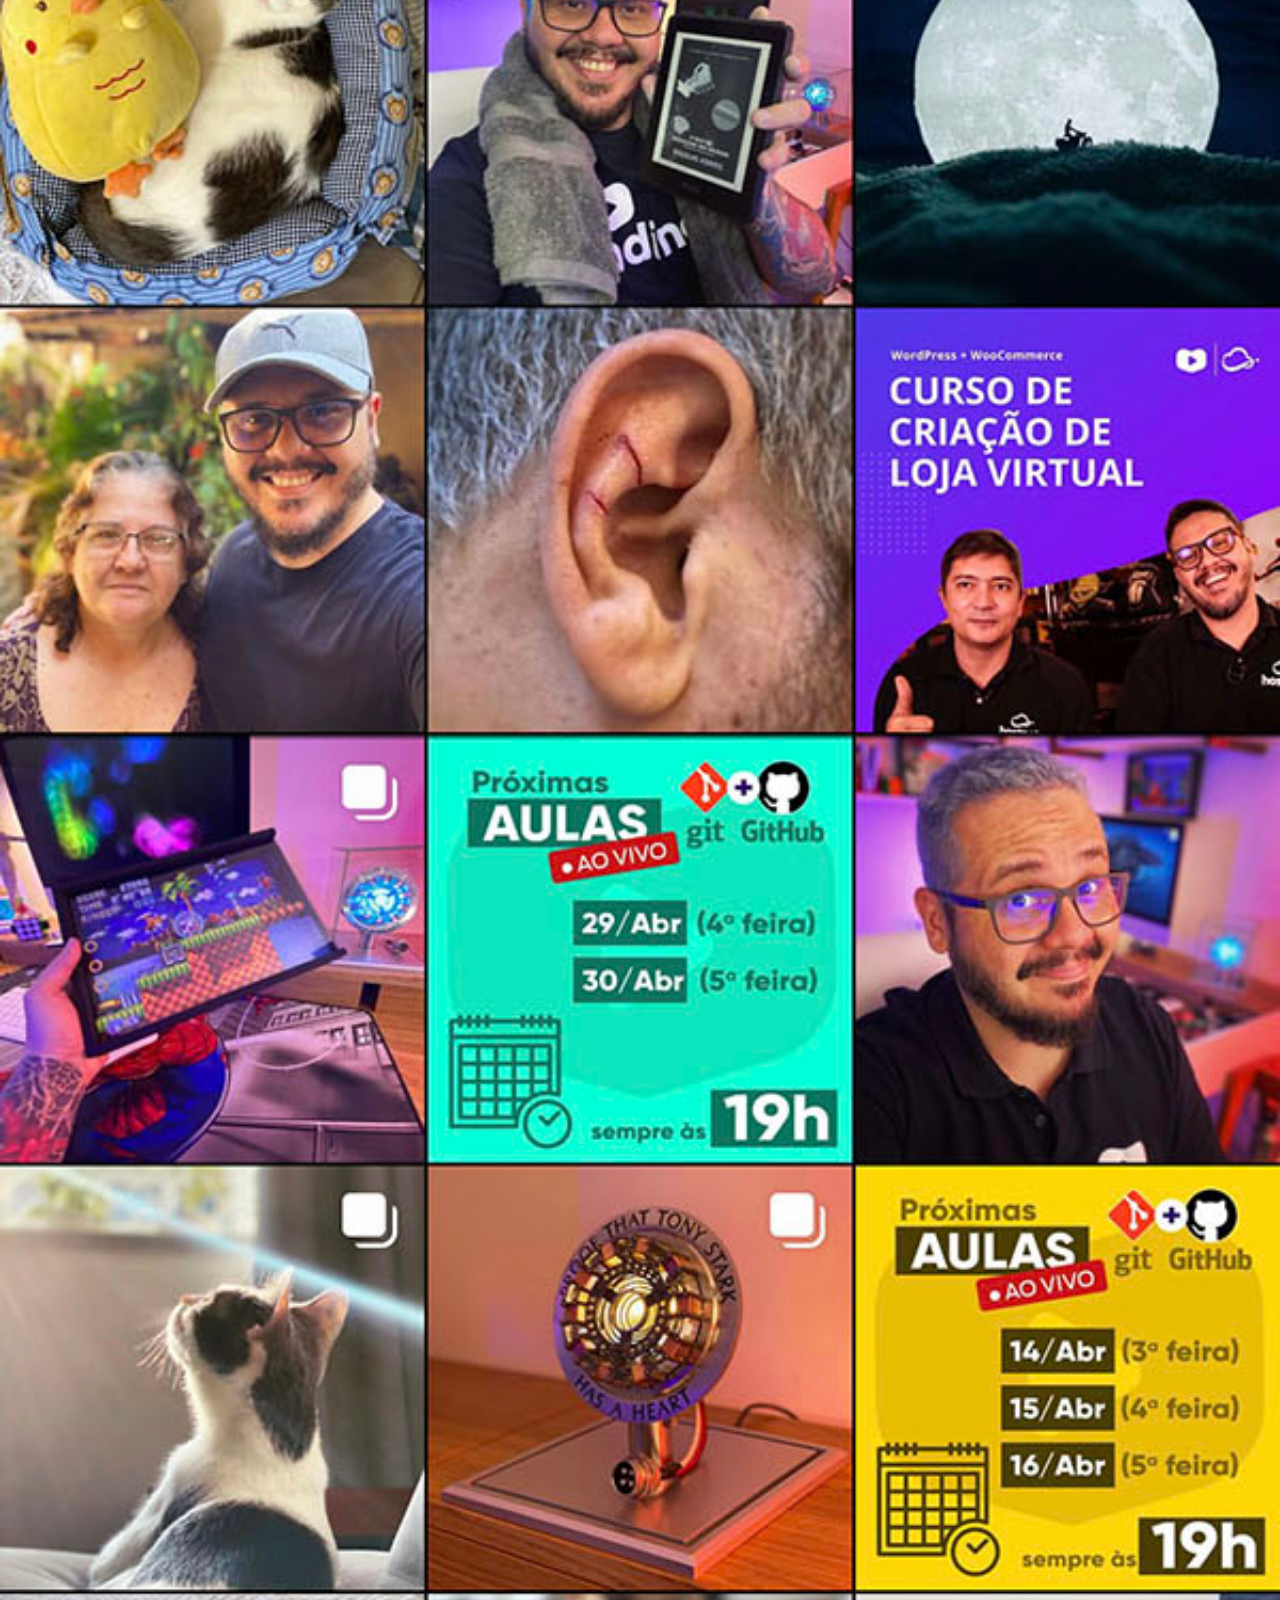
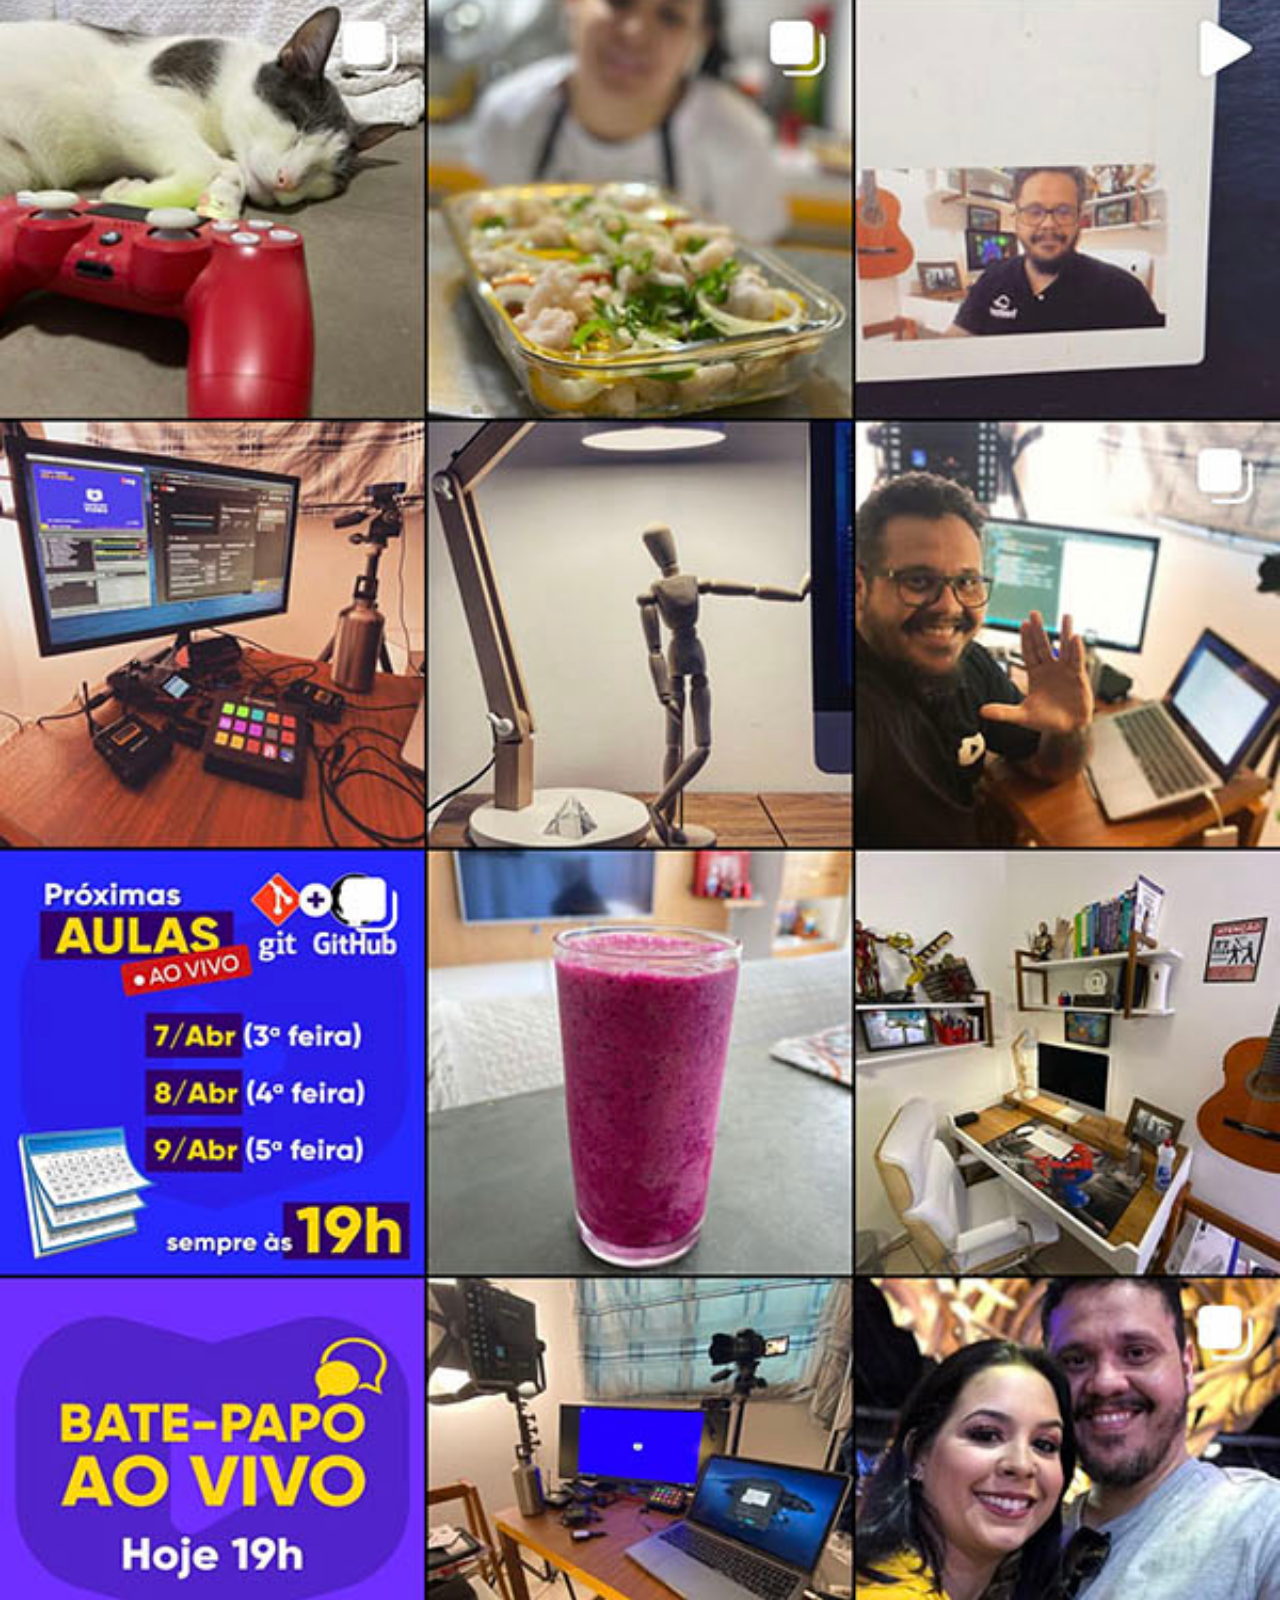
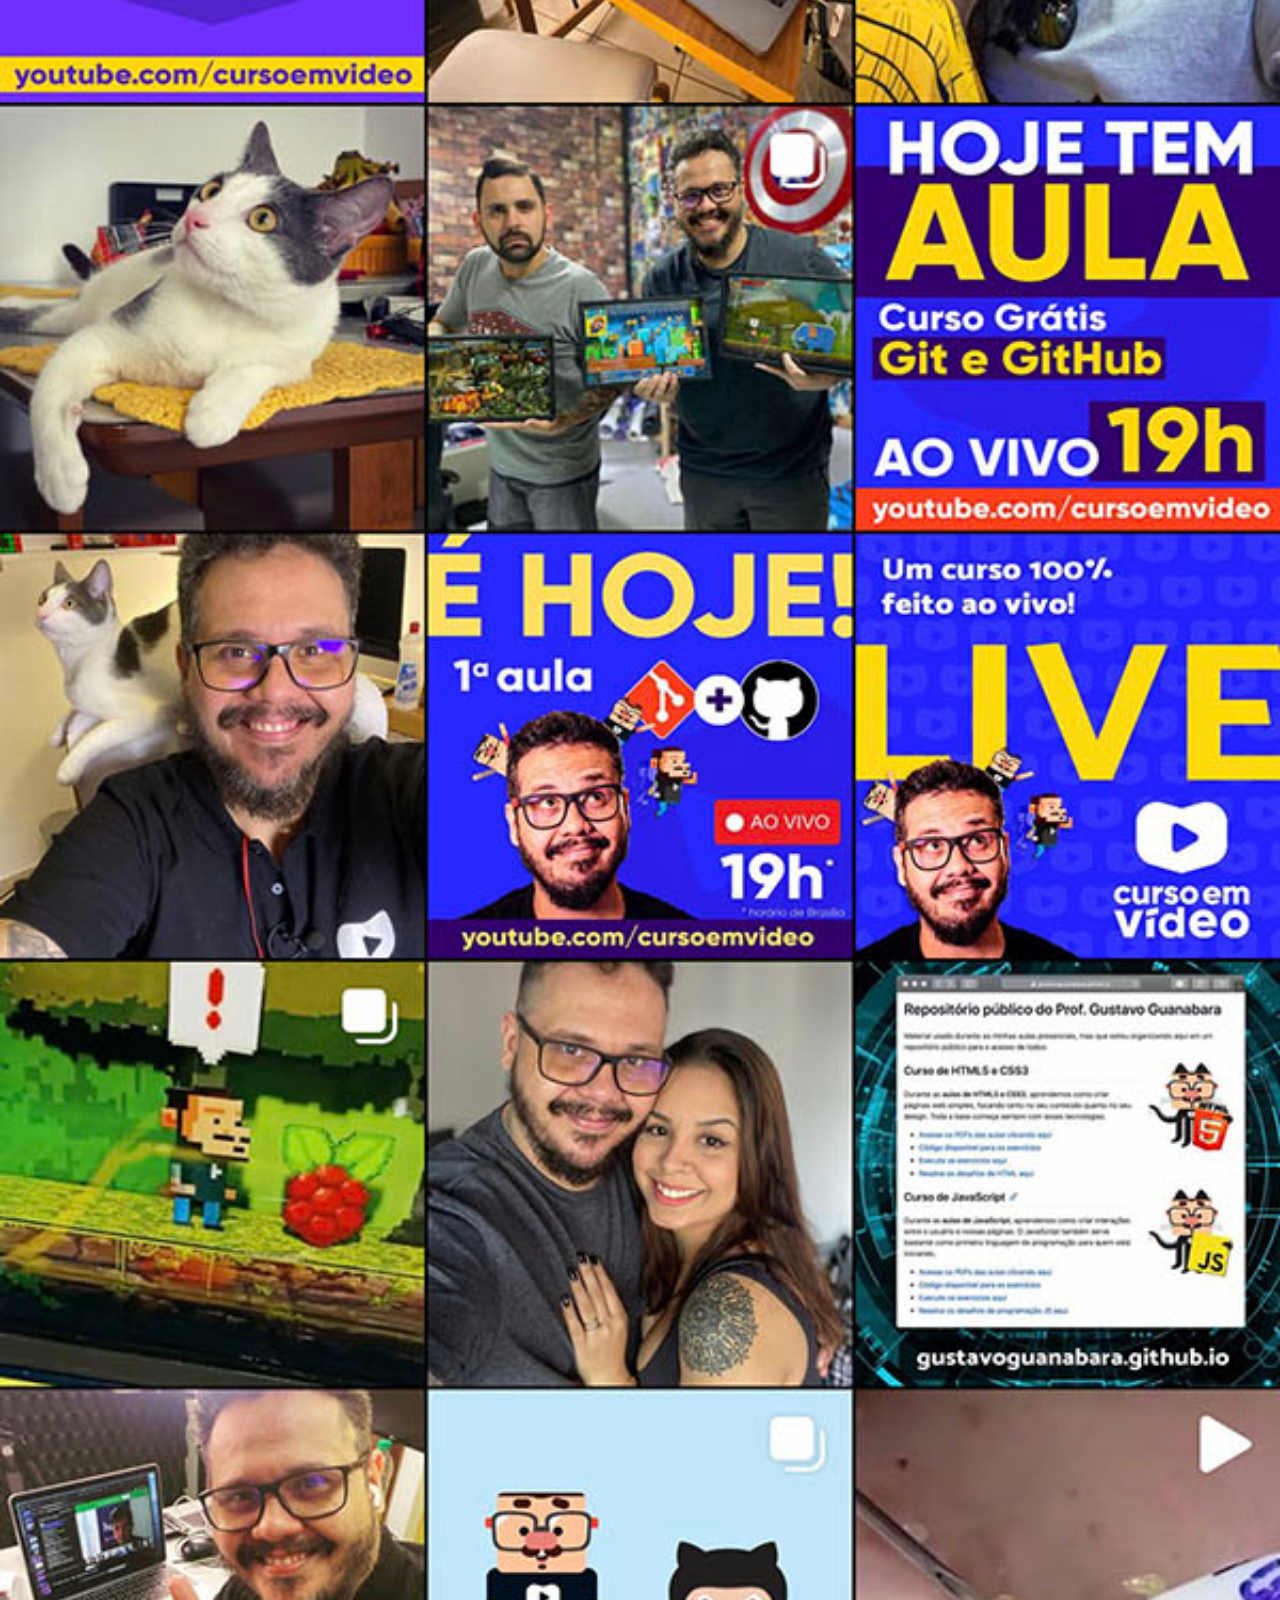
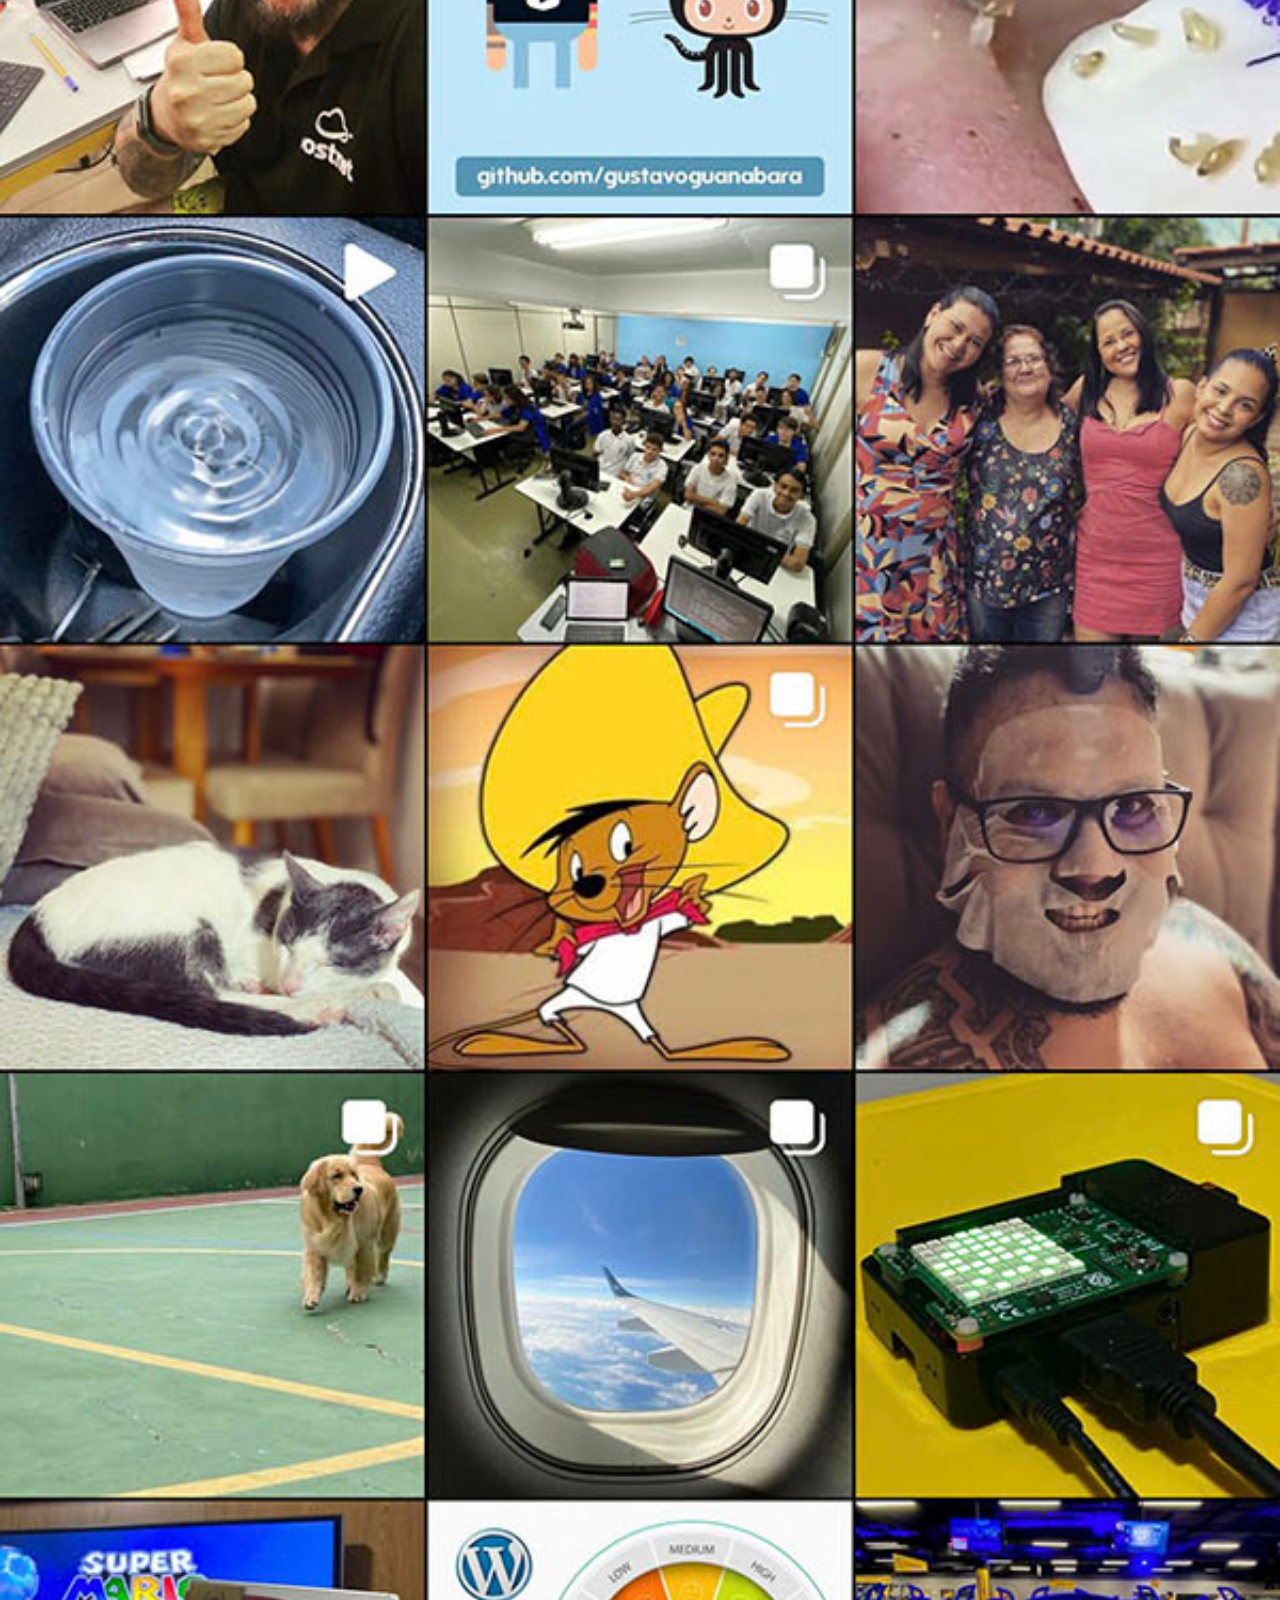
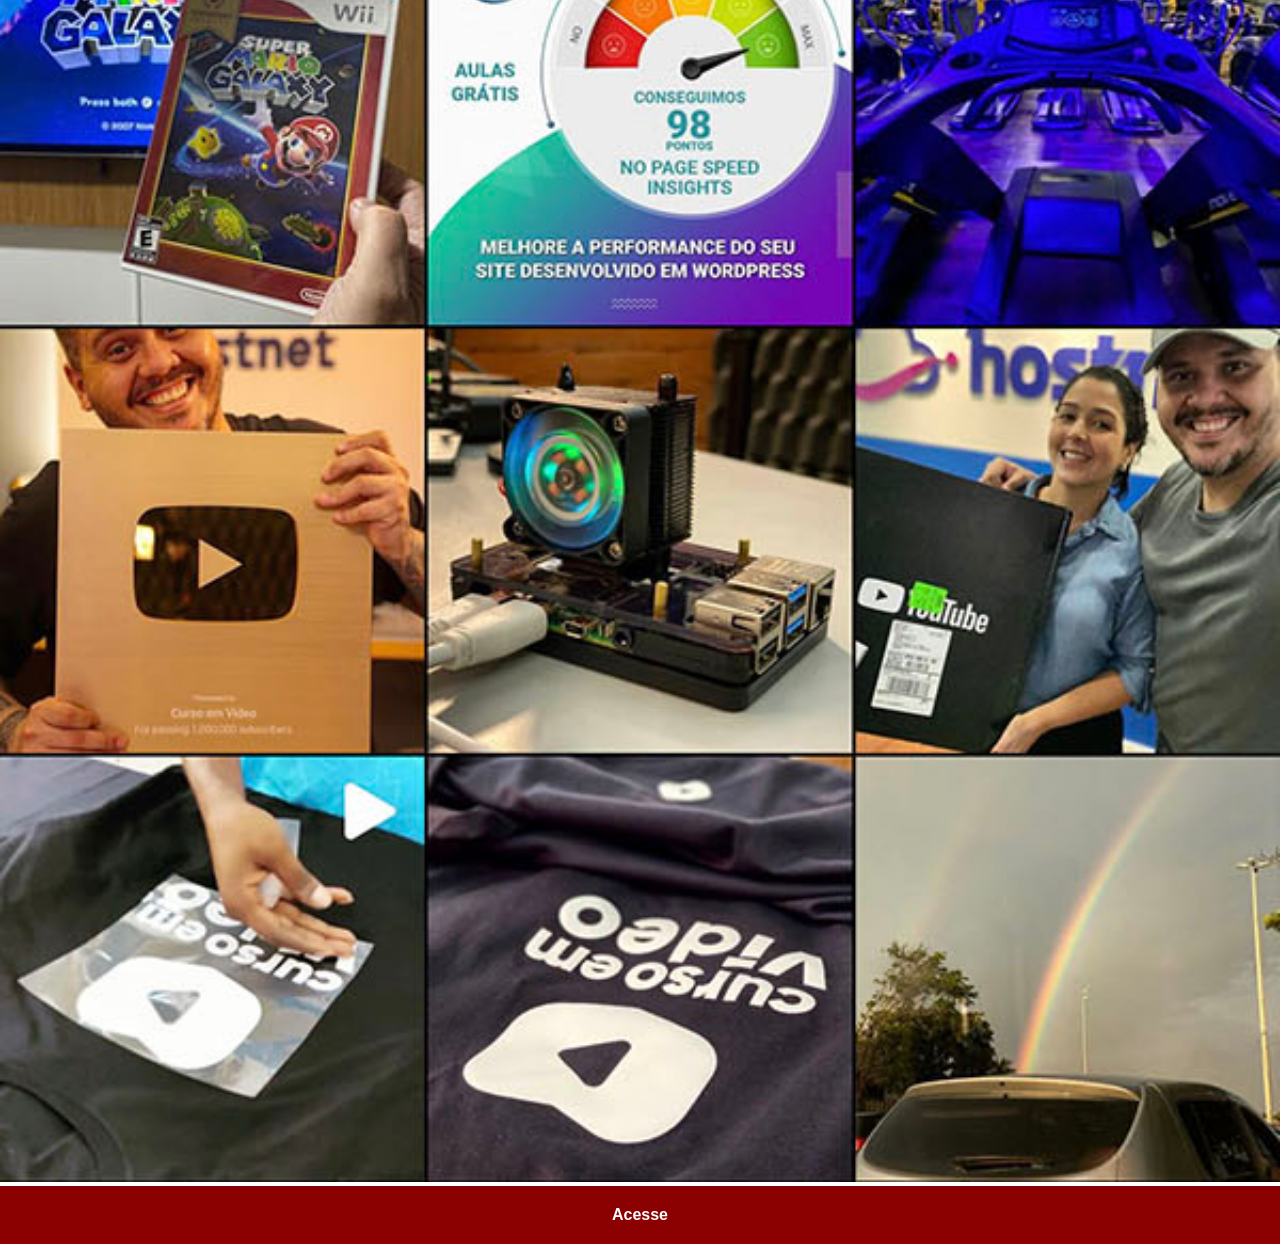
<file: instagram.html>
<!DOCTYPE html>
<html lang="pt-br">
<head>
    <meta charset="UTF-8">
    <meta name="viewport" content="width=device-width, initial-scale=1.0">
    <title>Github</title>
    <link rel="stylesheet" href="estilos/social.css">
</head>
<body>
    <img src="imagens/tela-instagram.jpg" alt="Instagram">
    <a href="https://www.instagram.com/estudenaalemanha1/" target="_blank">Acesse</a>
</body>
</html>
</file>
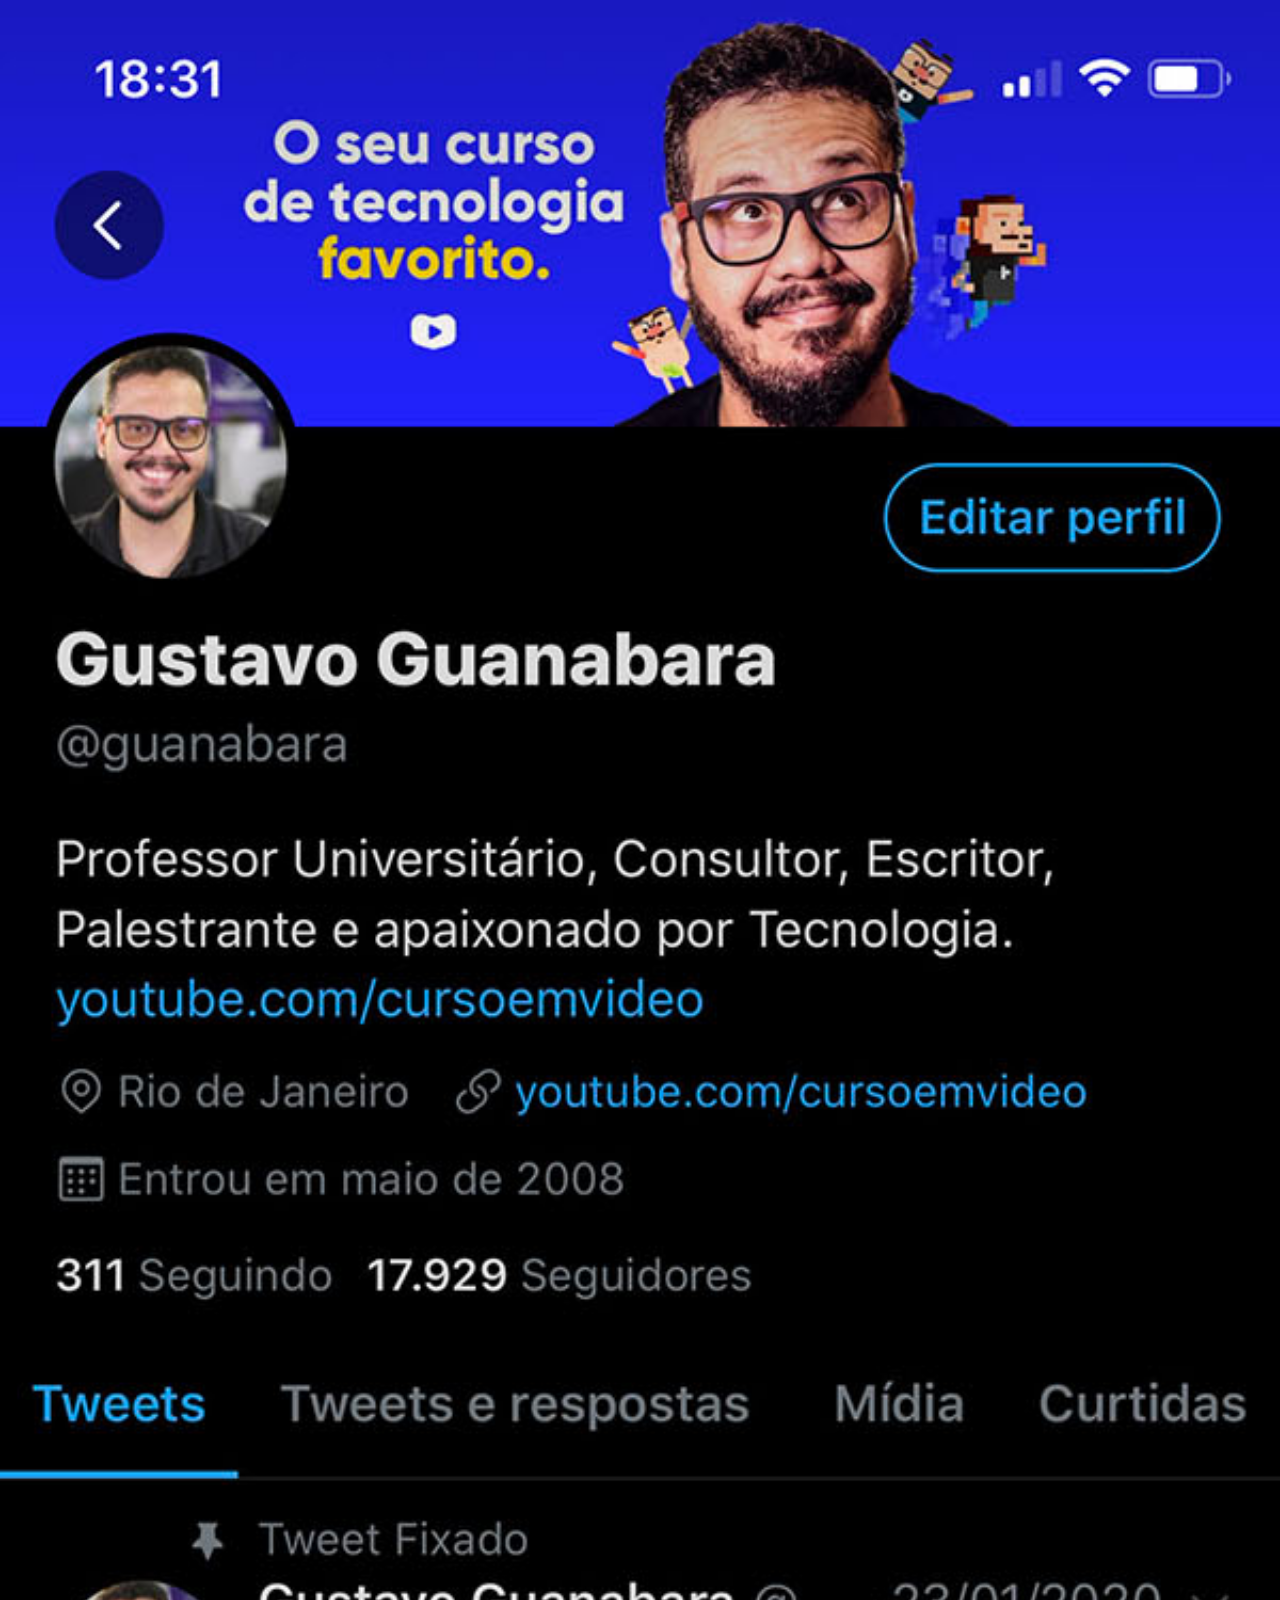
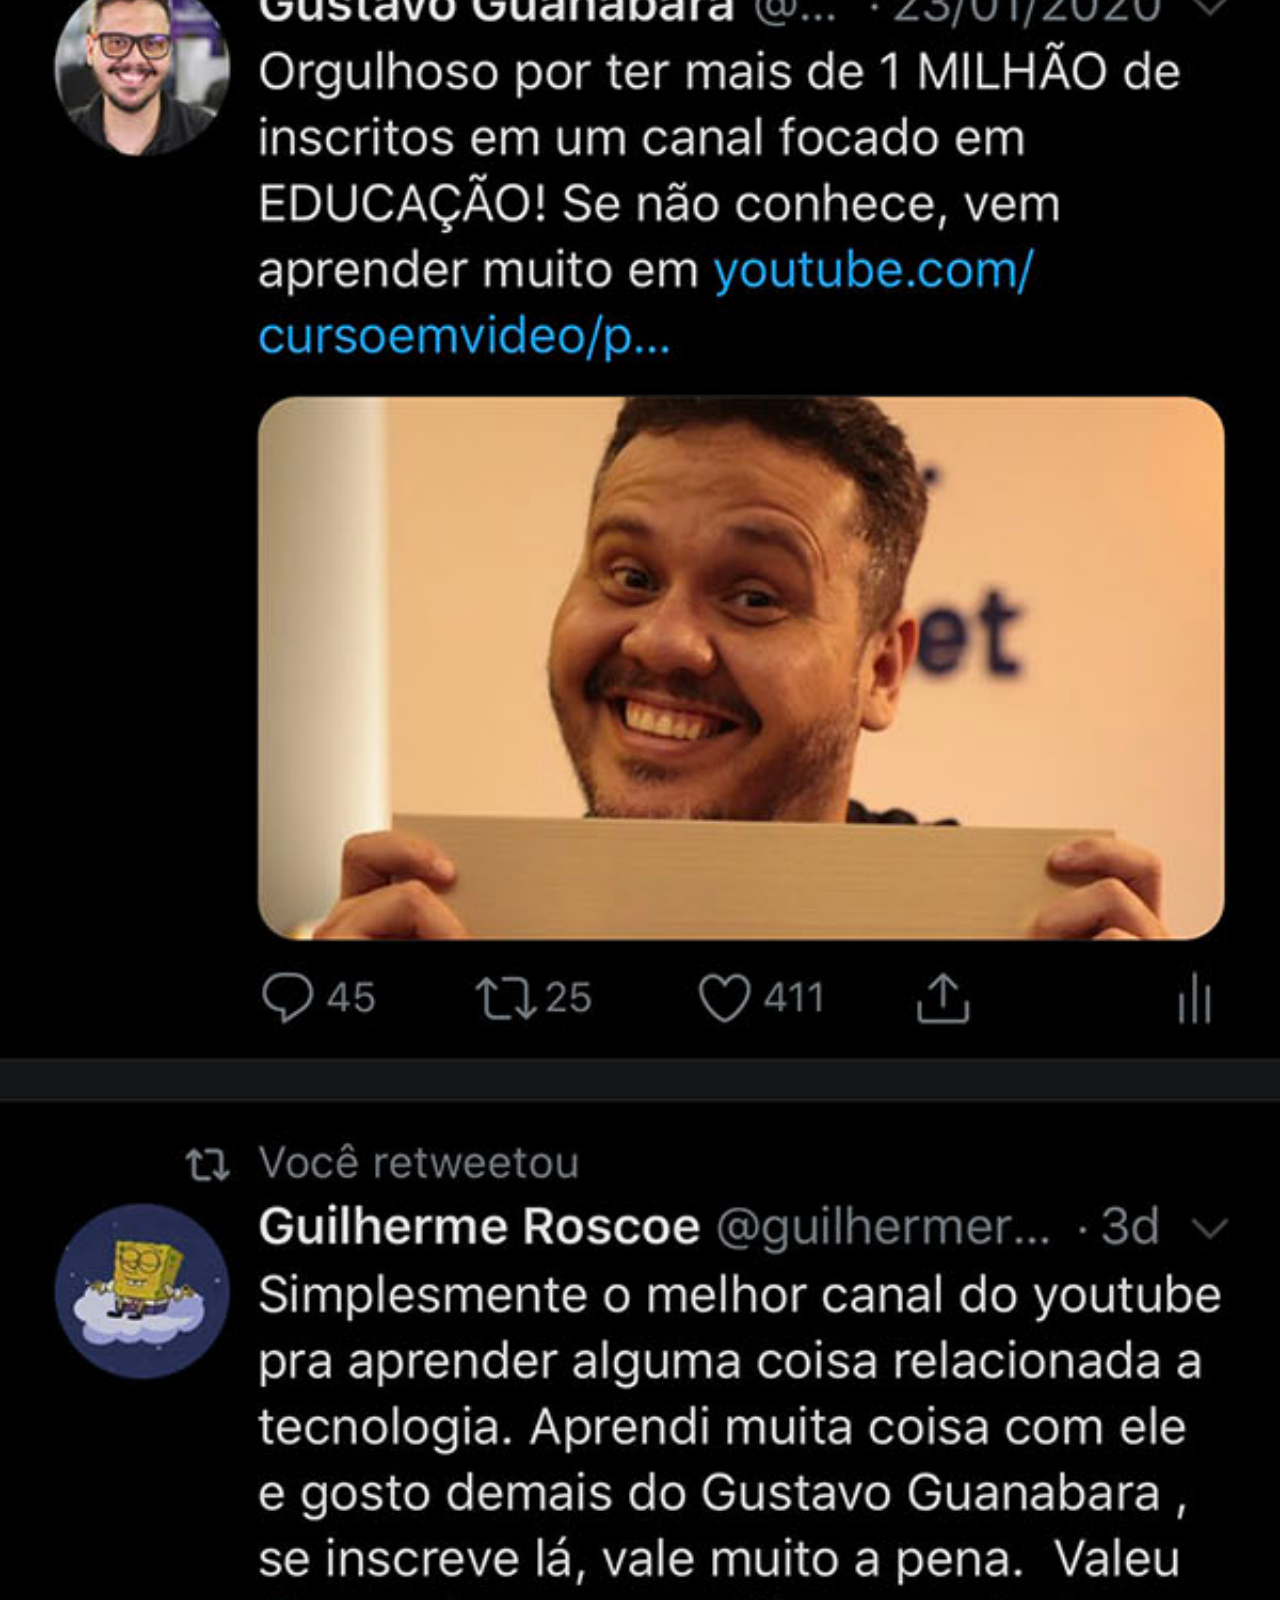
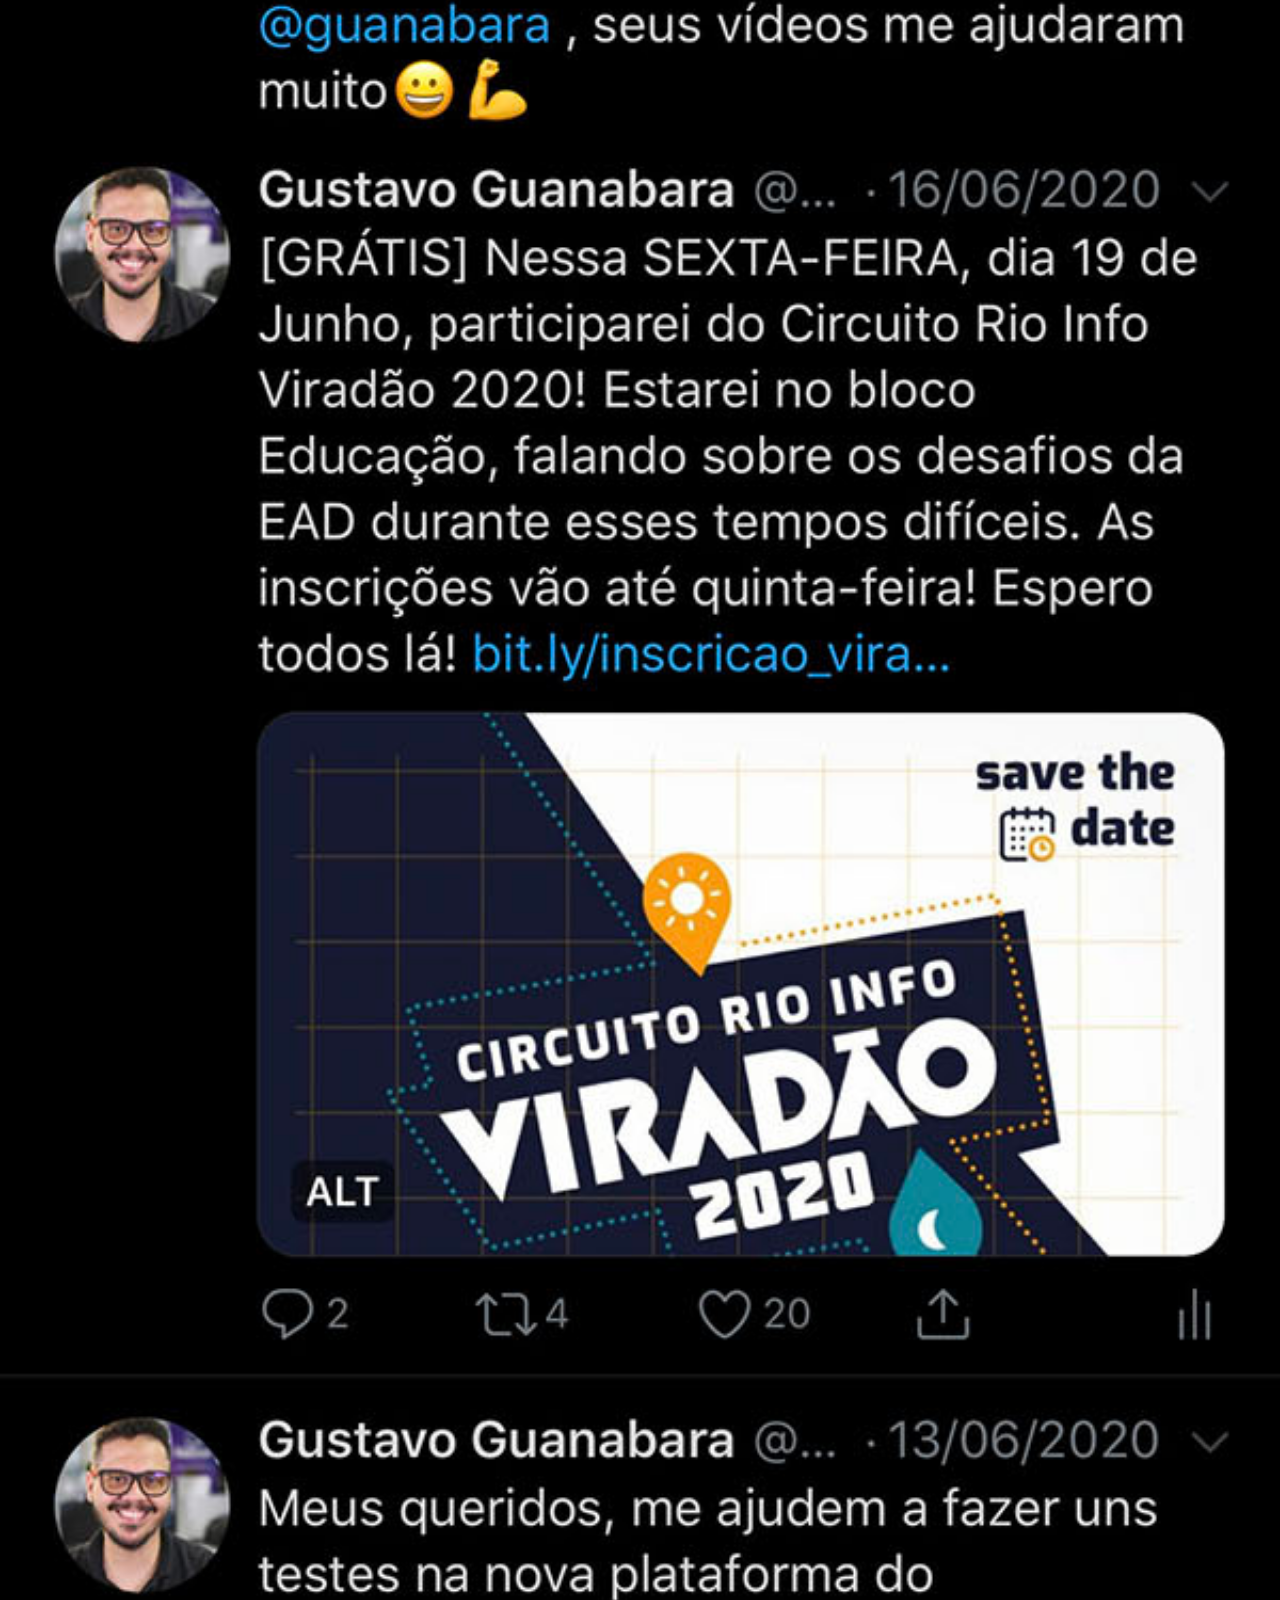
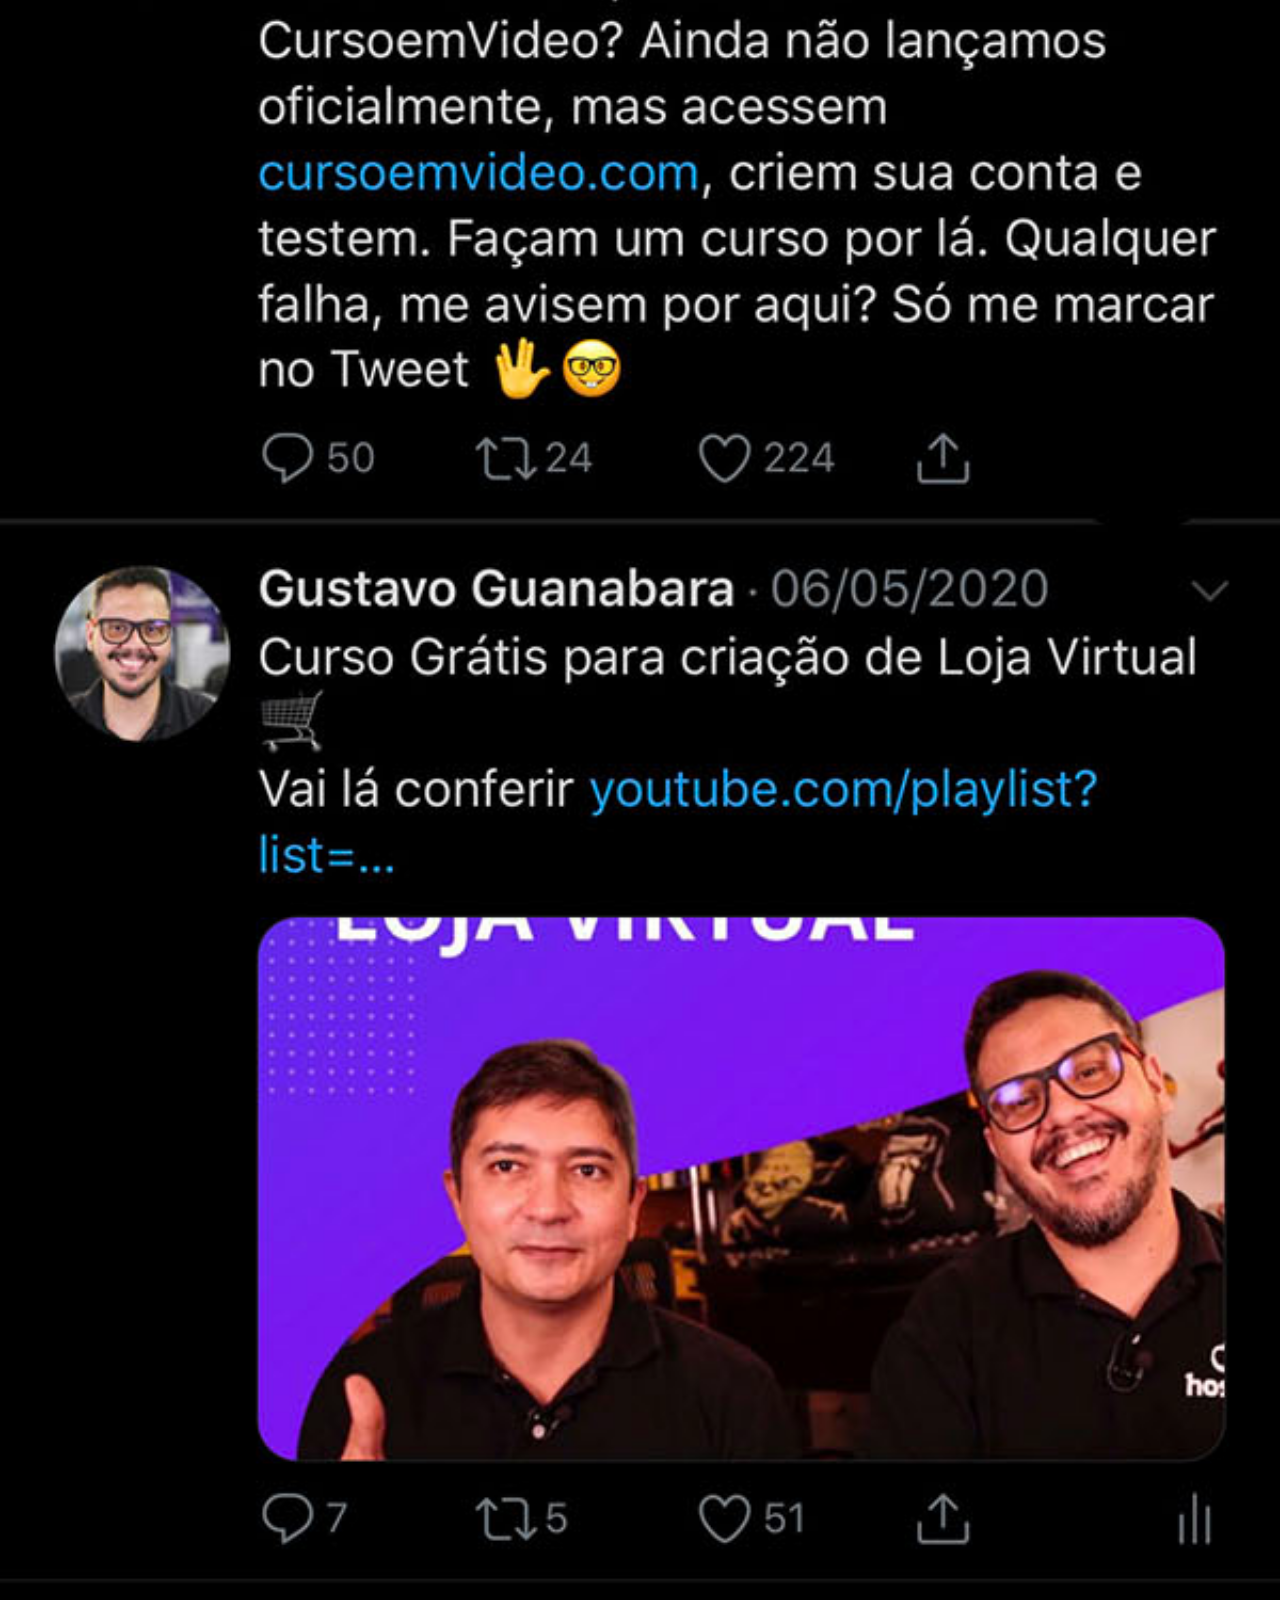
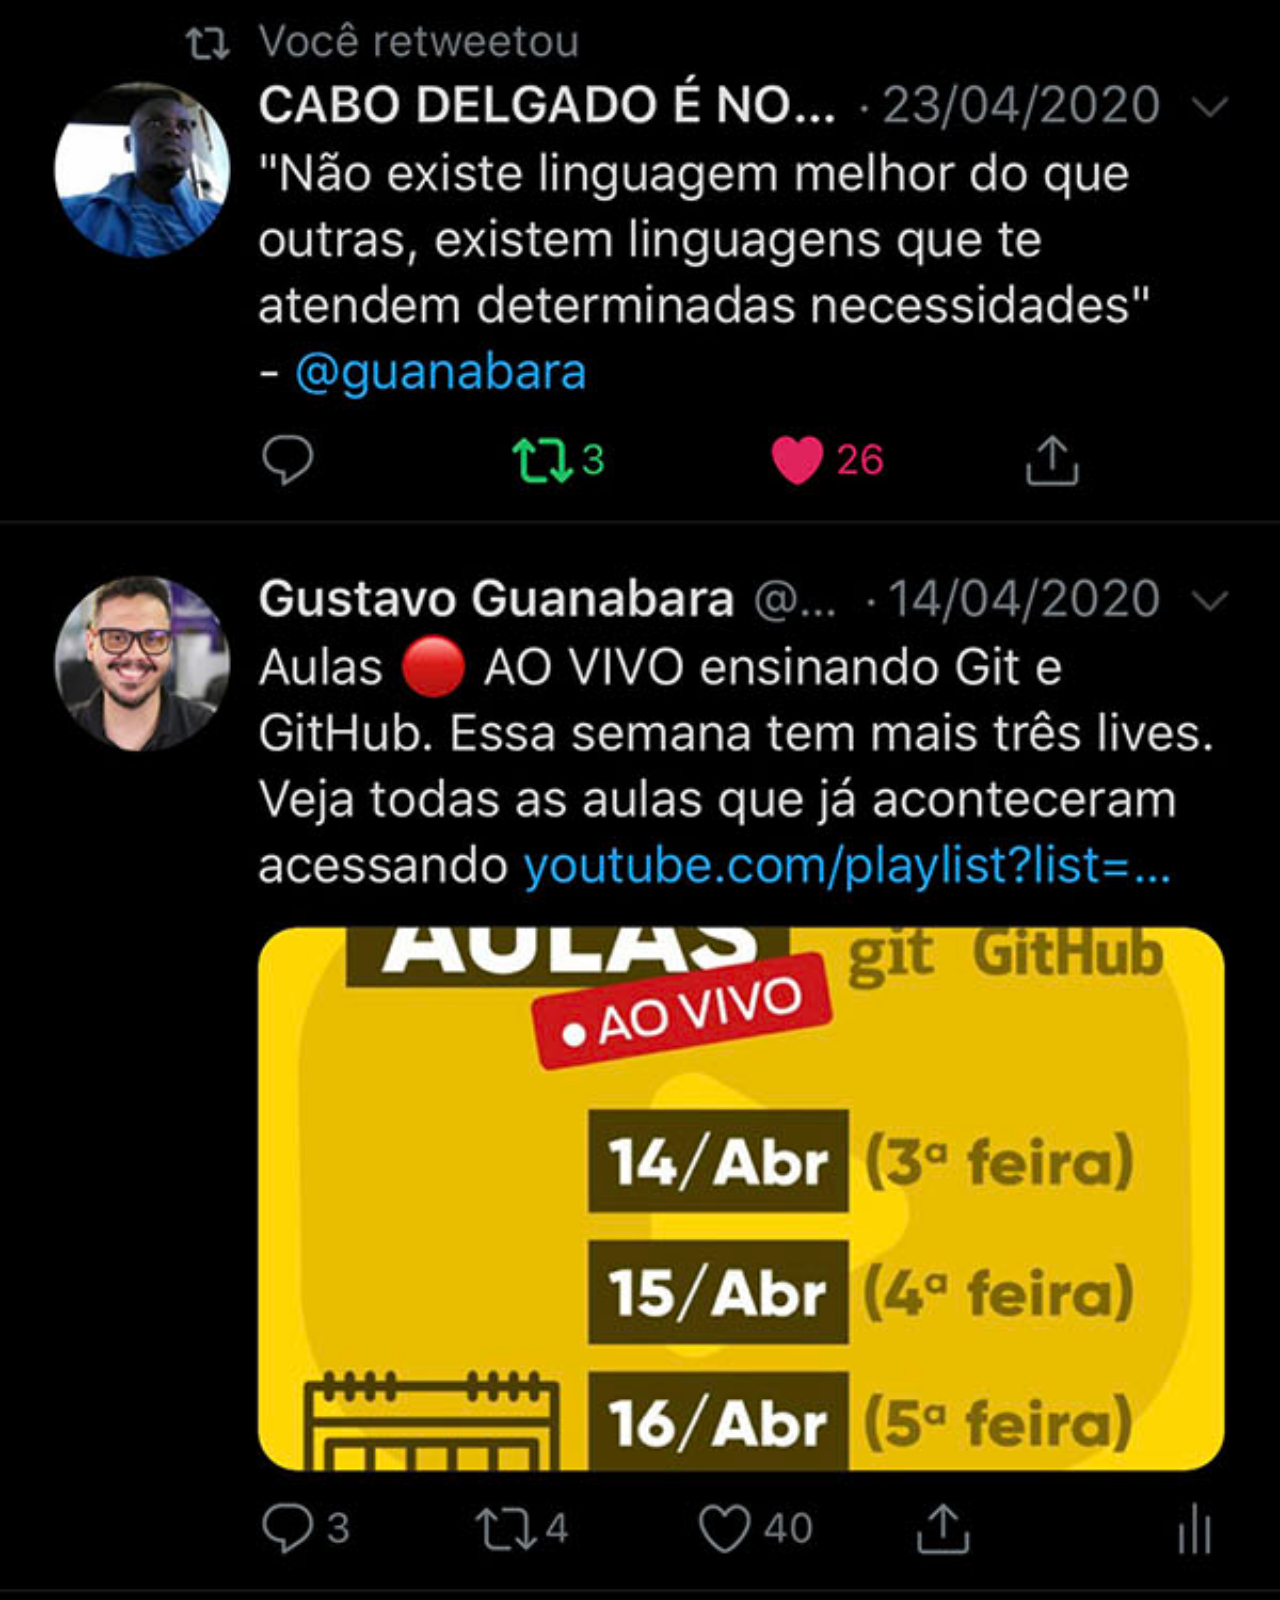
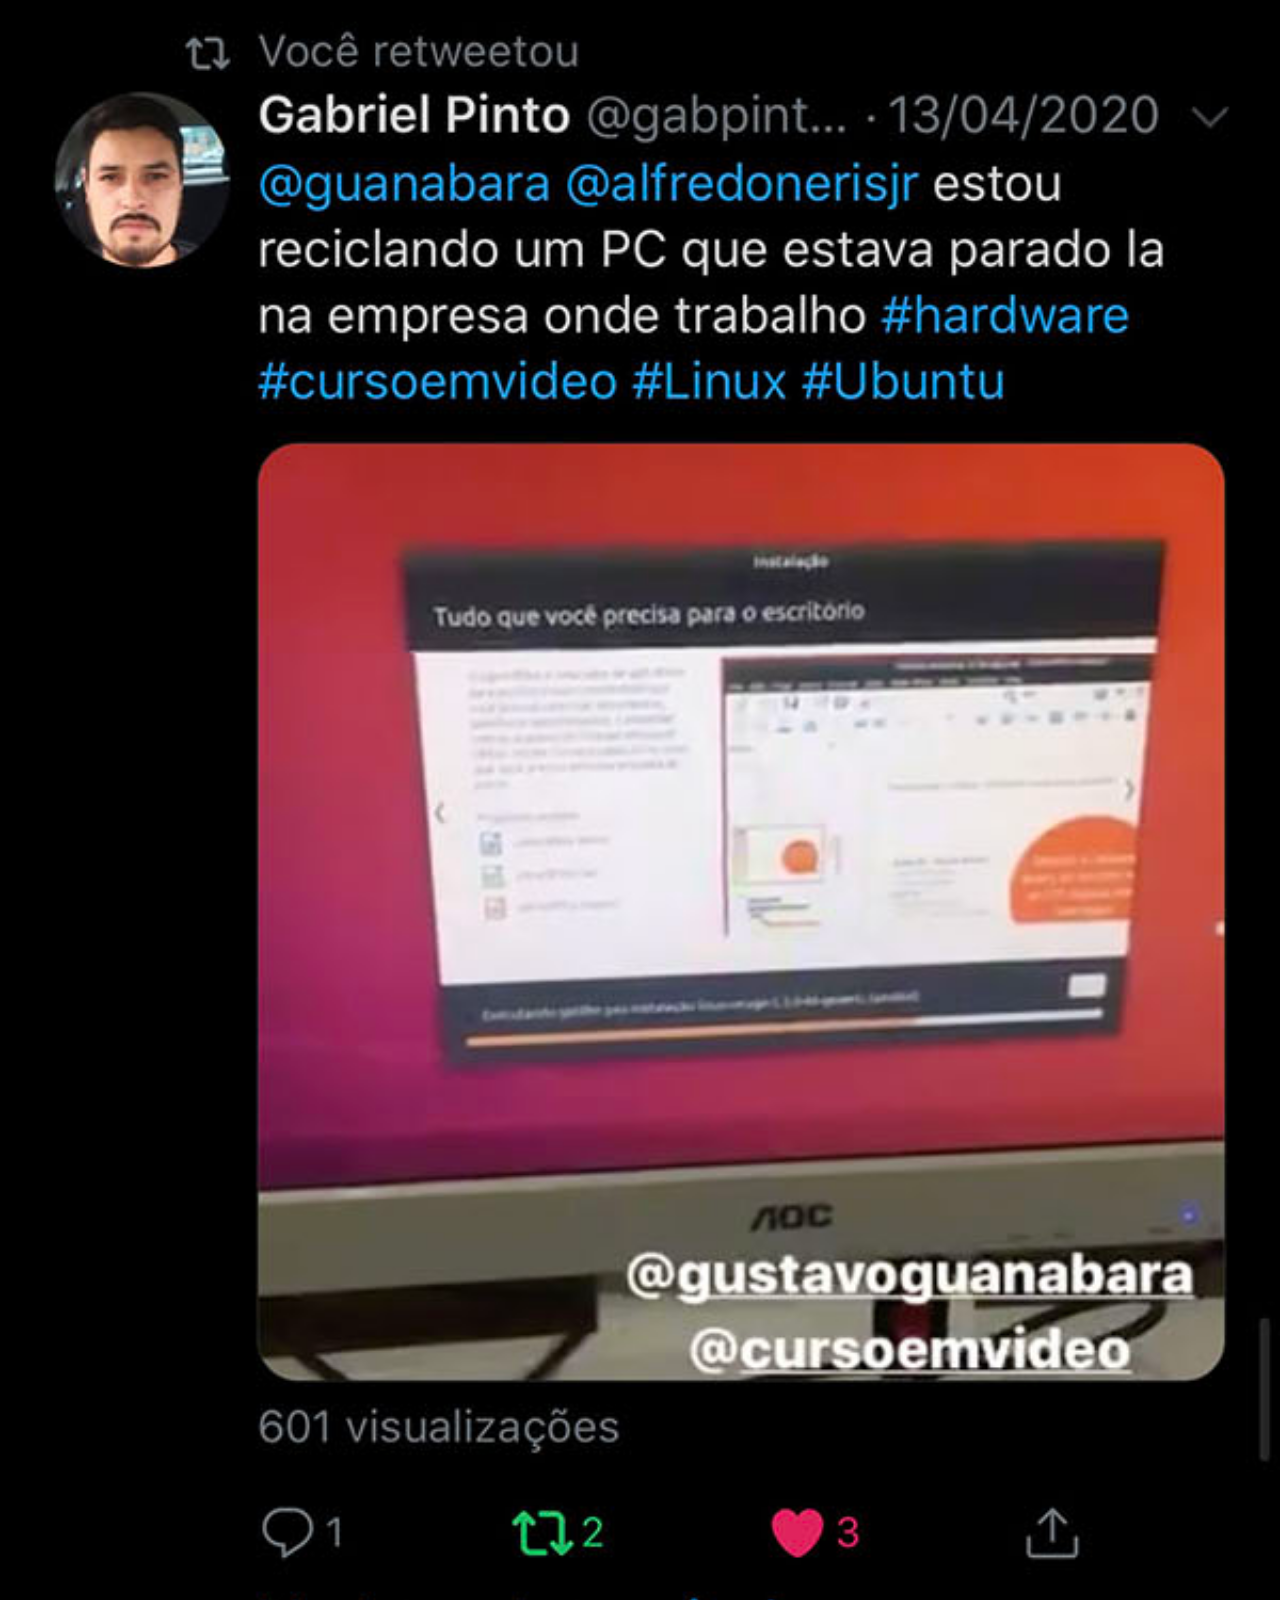
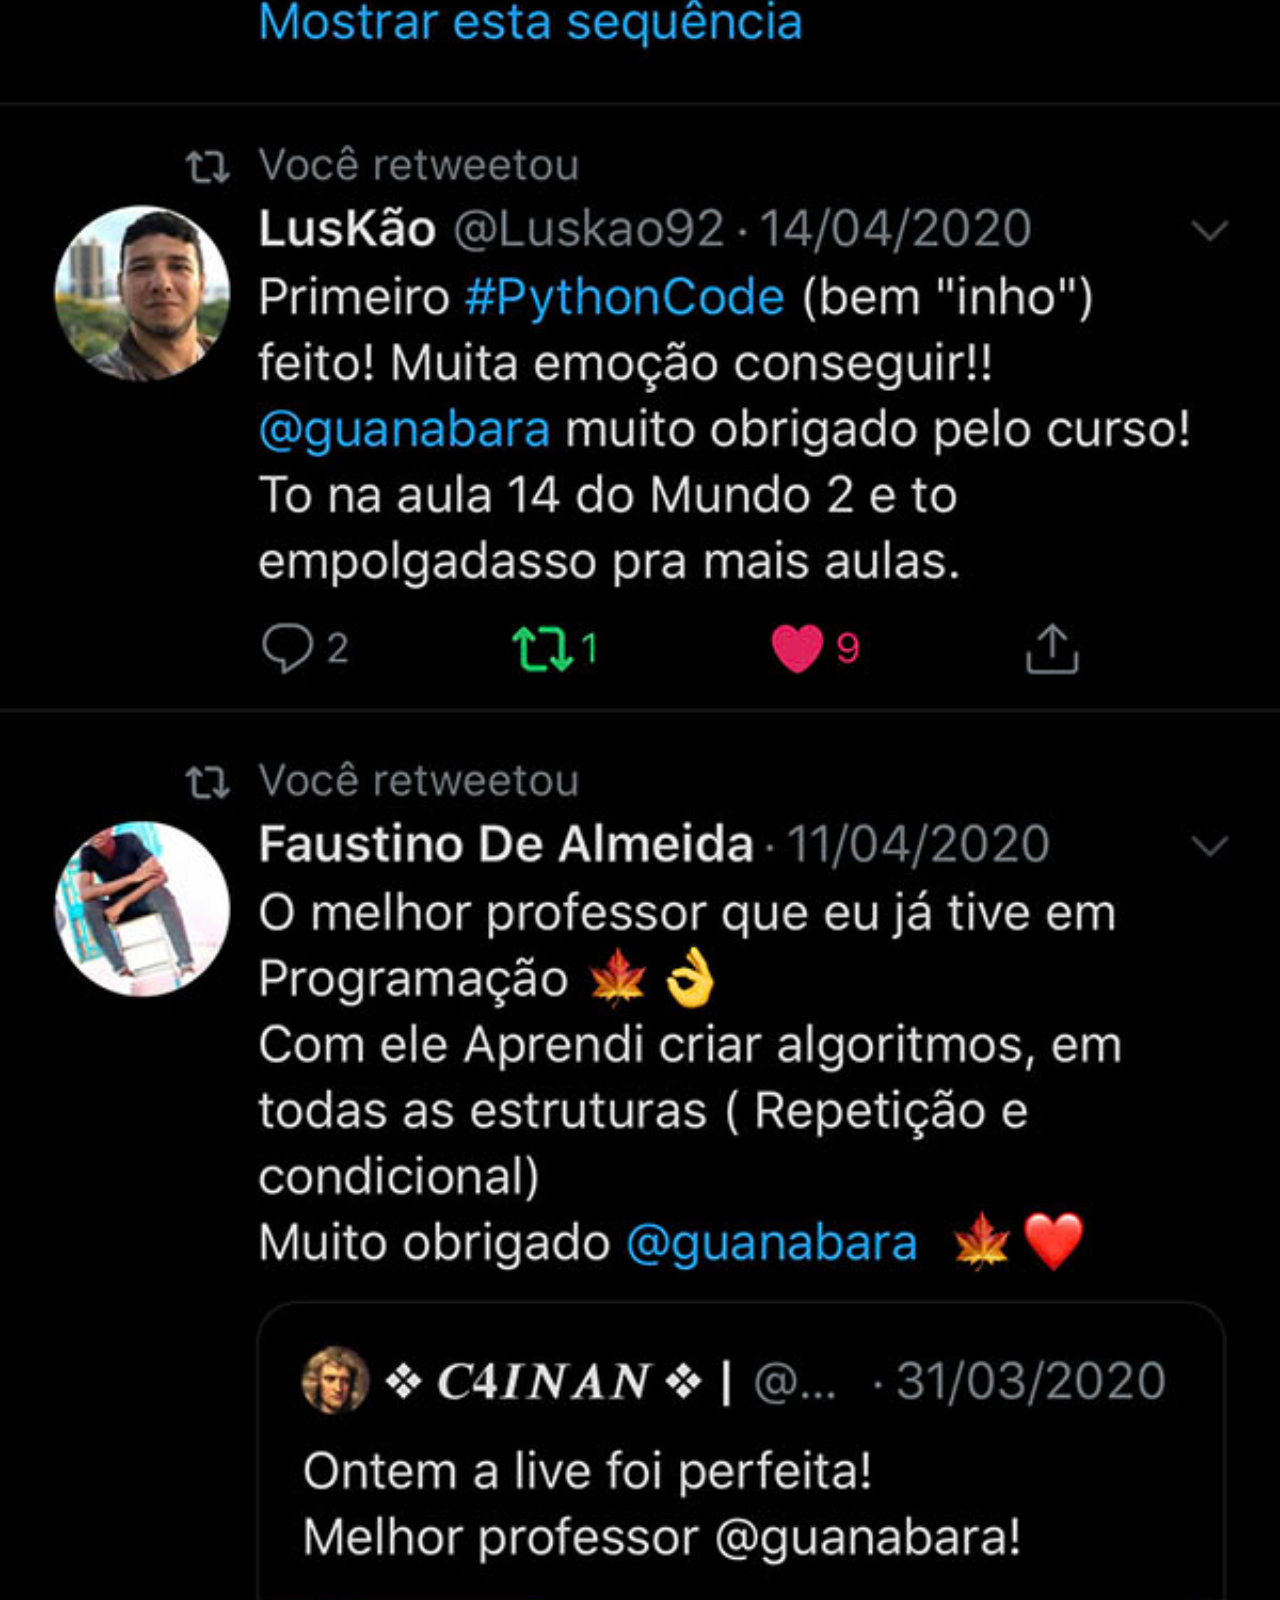
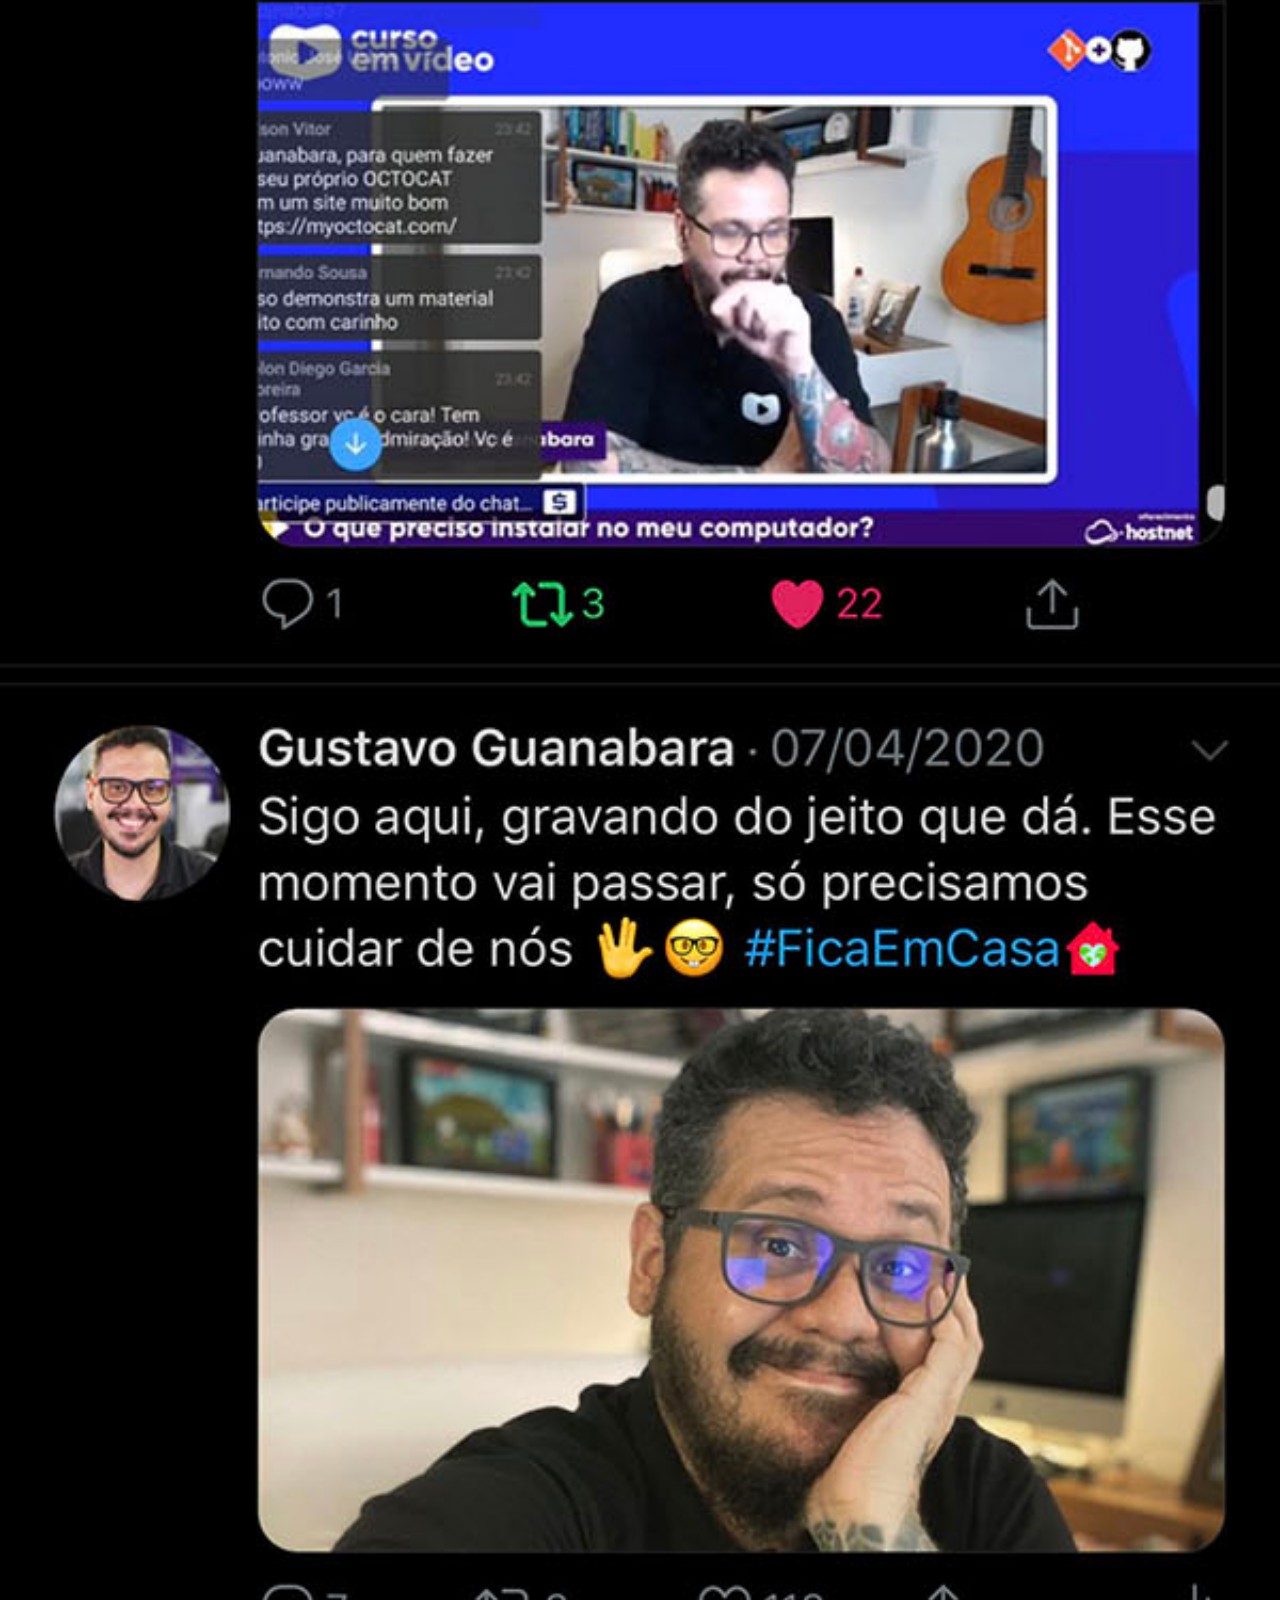
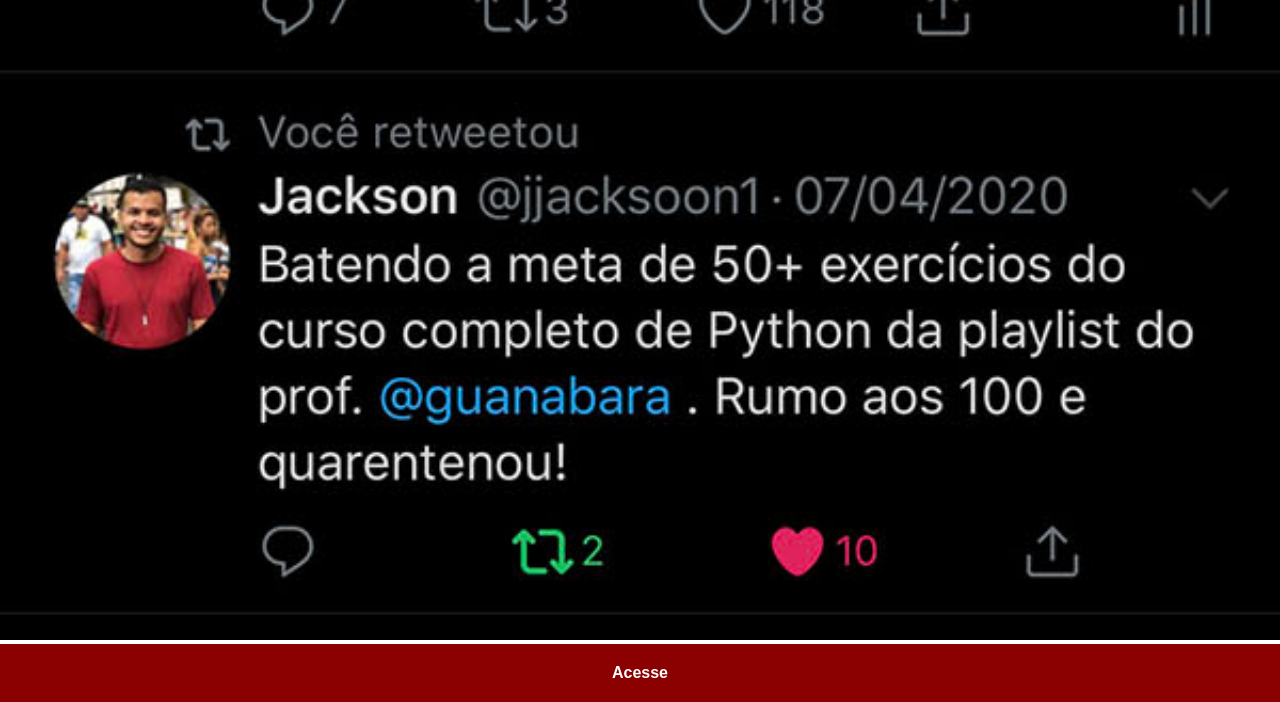
<file: twitter.html>
<!DOCTYPE html>
<html lang="pt-br">
<head>
    <meta charset="UTF-8">
    <meta name="viewport" content="width=device-width, initial-scale=1.0">
    <title>Youtube</title>
    <link rel="stylesheet" href="estilos/social.css">
</head>
<body>
    <img src="imagens/tela-twitter.jpg" alt="Twitter">
    <a href="https://x.com/EberUrzeda" target="_blank">Acesse</a>
    
</body>
</html>
</file>
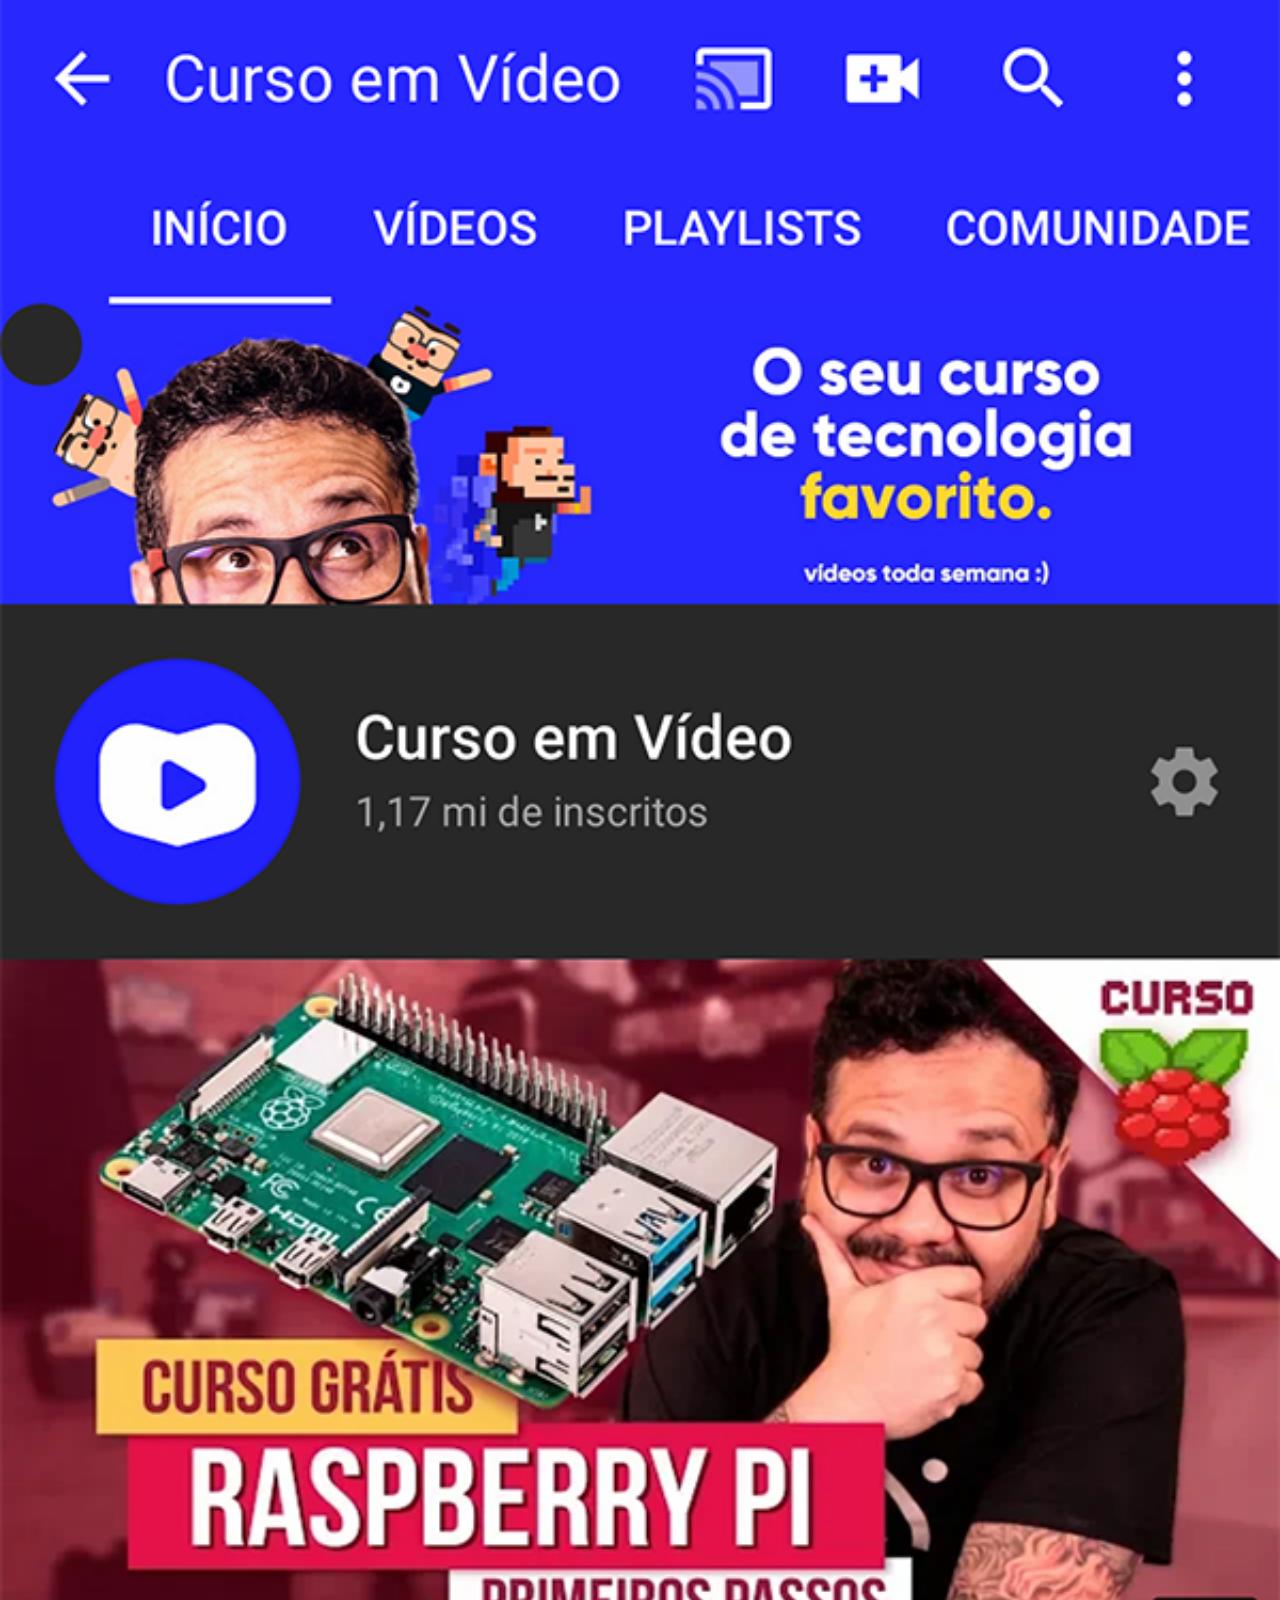
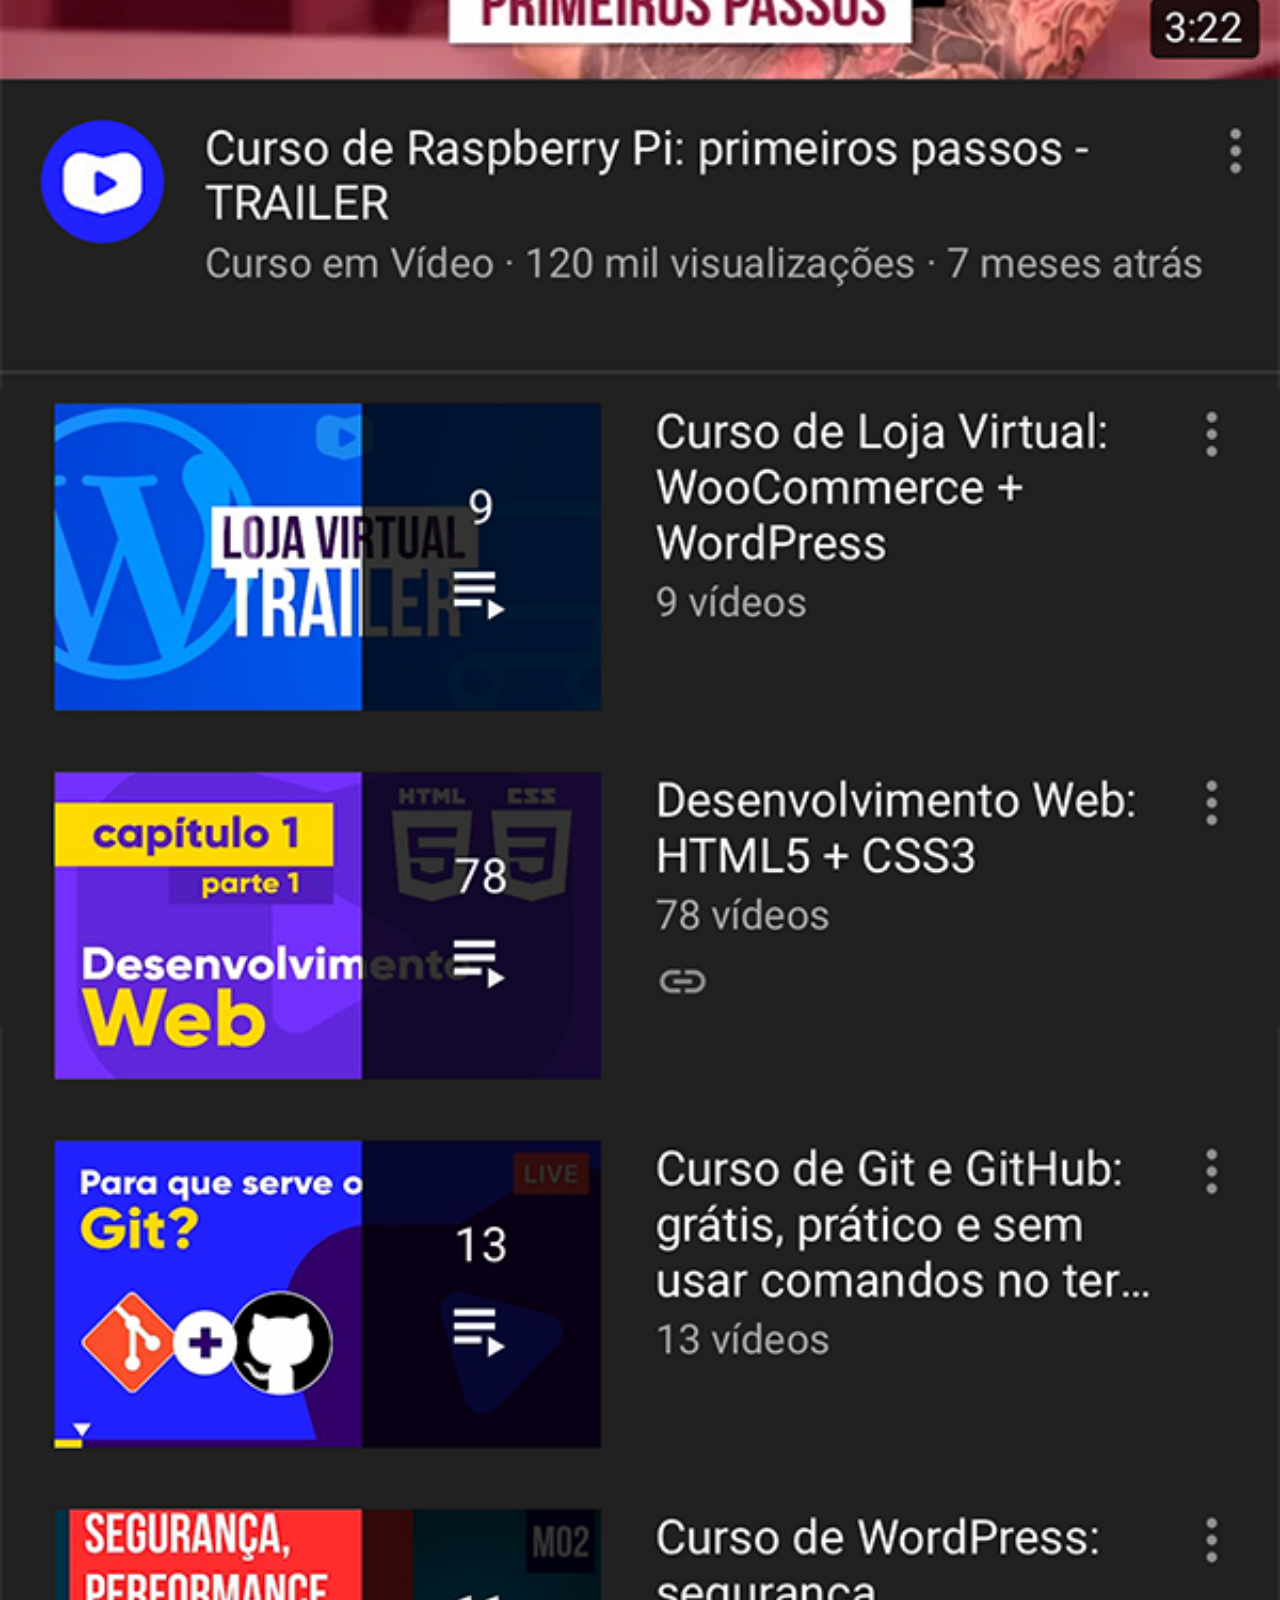
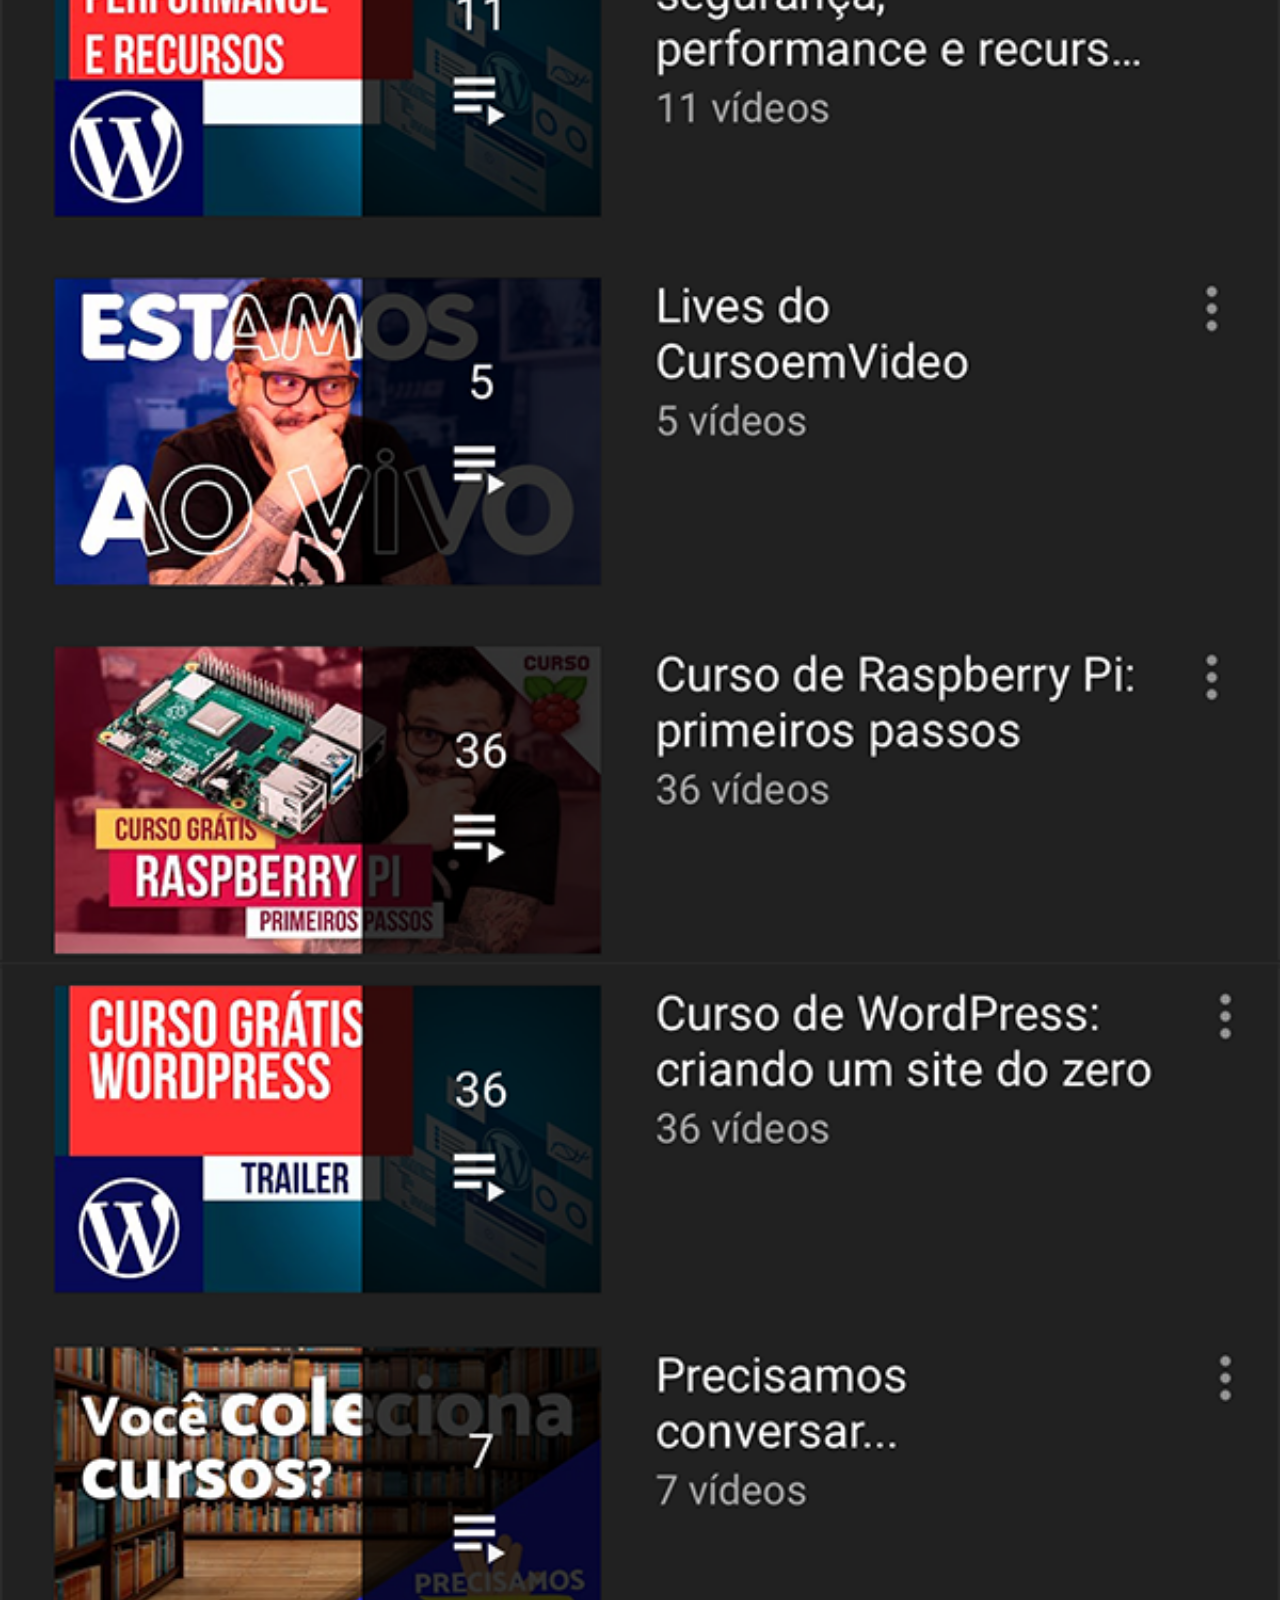
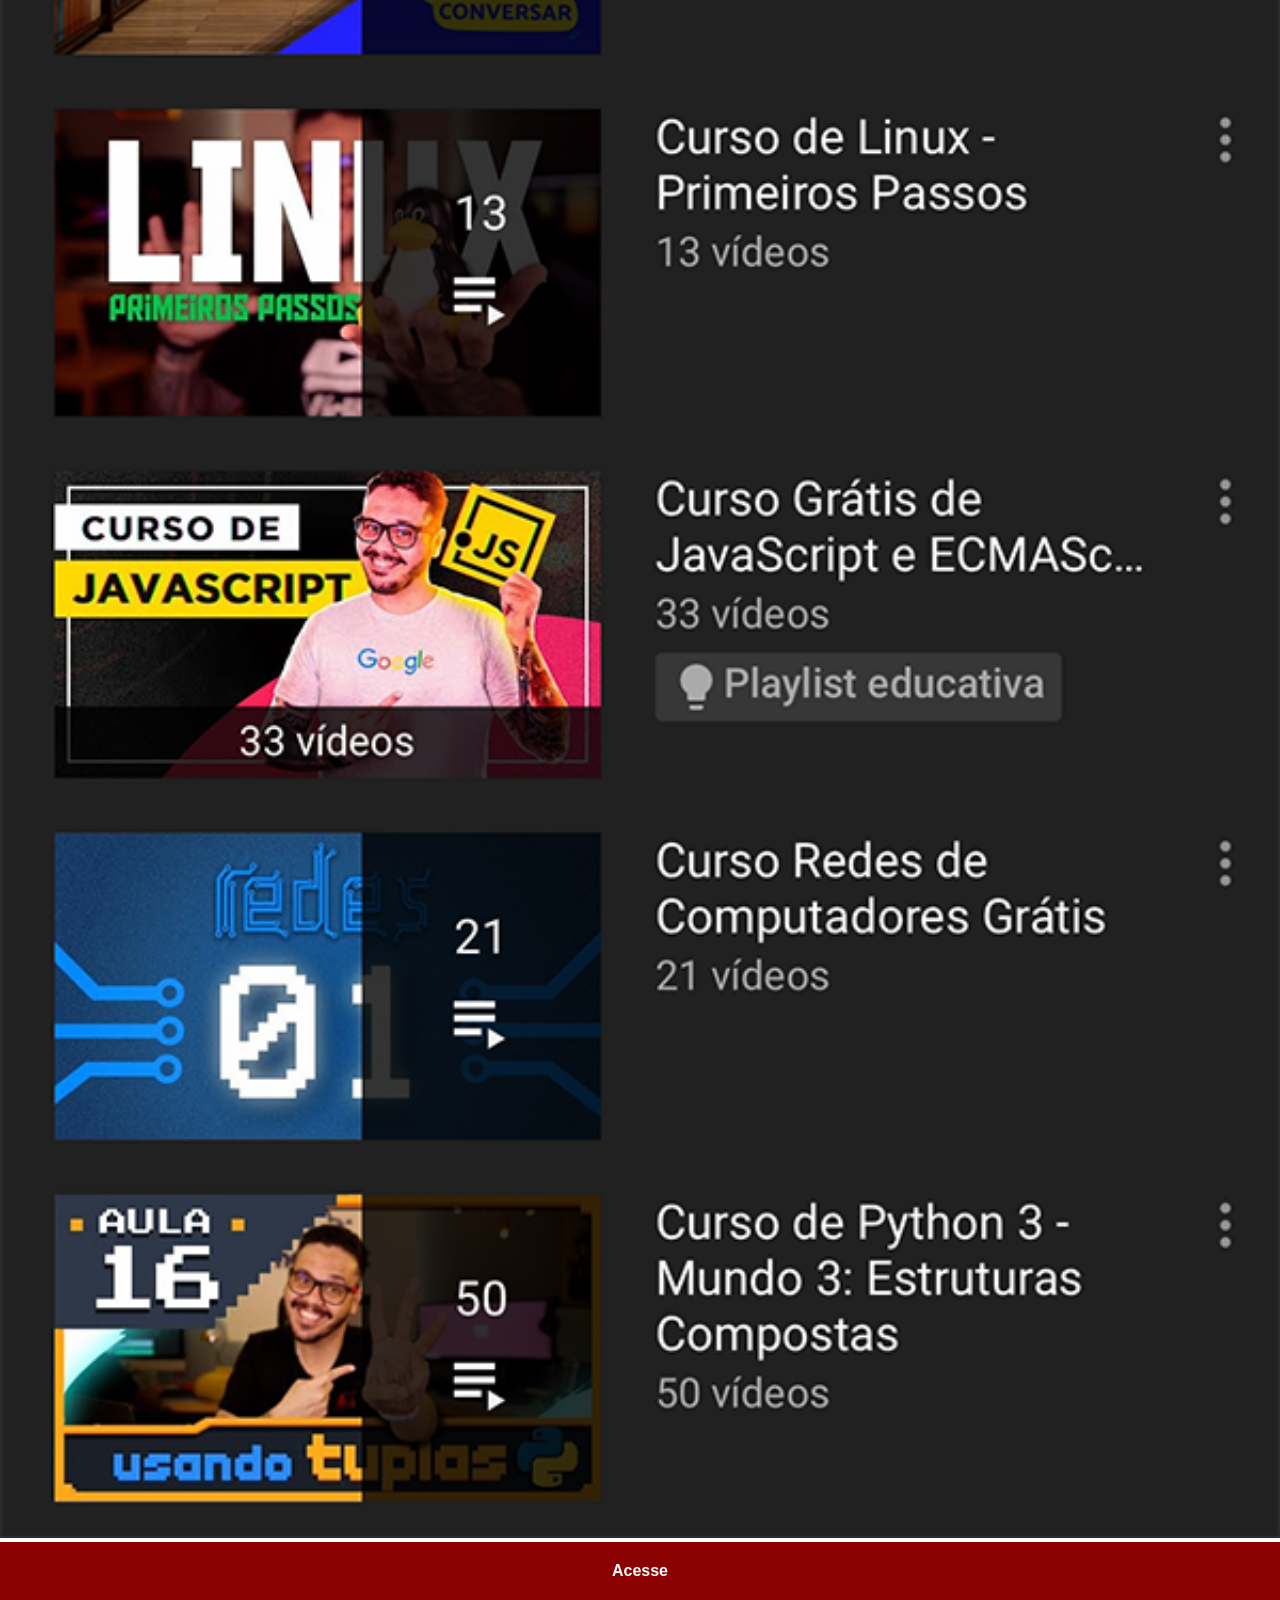
<file: youtube.html>
<!DOCTYPE html>
<html lang="pt-br">
<head>
    <meta charset="UTF-8">
    <meta name="viewport" content="width=device-width, initial-scale=1.0">
    <title>Youtube</title>
    <link rel="stylesheet" href="estilos/social.css">
</head>
<body>
    <img src="imagens/tela-youtube.png" alt="Youtube">
    <a href="https://www.youtube.com/@cursoemvideo/playlists" target="_blank">Acesse</a>
    
</body>
</html>
</file>
<file: estilos/style.css>
@charset "UTF-8";

* {
    margin: 0px;
    padding: 0px;
    font-family: Arial, Helvetica, sans-serif;
}

htmal, body {
    height: 100vh;
    width: 100vw;
    background-color: black;
}

body {
    background: url(../imagens/fundo-madeira.jpg) no-repeat top center;
    background-size: cover;
    background-attachment: fixed;
}

main {
    position: relative;
    height: 100vh;
    

section#telefone {
    position: absolute;
    top: 50%;
    left: 50%;
    transform: translate(-50%, -50%);

    height: 627px;
    width: 311px;
    background-color: blue;
    background: url('../imagens/frame-iphone.png') no-repeat;
}

iframe#tela {
    position: relative;
    top: 80px;
    left: 22px;
    width: 267px;
    height: 471px;
}

section#redes-sociais {
    text-align: right;
}

section#redes-sociais img {
    width: 50px;
    margin: 10px;
    border-radius: 50%;
    box-shadow: 2px 2px 5px rgba(0, 0, 0, 0.568);
    box-sizing: border-box;
}

section#redes-sociais img:hover {
    border: 2px solid rgba(255, 255, 255, 0.658);
    transform: translate(-3px, -3px);
    box-shadow: 5px 5px 10px rgba(0, 0, 0, 0.616);
    transition: transform .5s, border .5s;
}
</file>
<file: estilos/social.css>
@charset "UTF-8";

  * {
            margin: 0;
            padding: 0;
            font-family: Arial, Helvetica, sans-serif;

        }

        ::-webkit-scrollbar {
            width: 0;
            height: 0;
        }

        img {
            width: 100vw;
        }

        a {
            display: block;
            background-color: darkred;
            color: white;
            padding: 20px;
            text-align: center;
            font-weight: bolder;
            text-decoration: none;

        }

        a:hover {
            background-color: red;
        }
</file>
